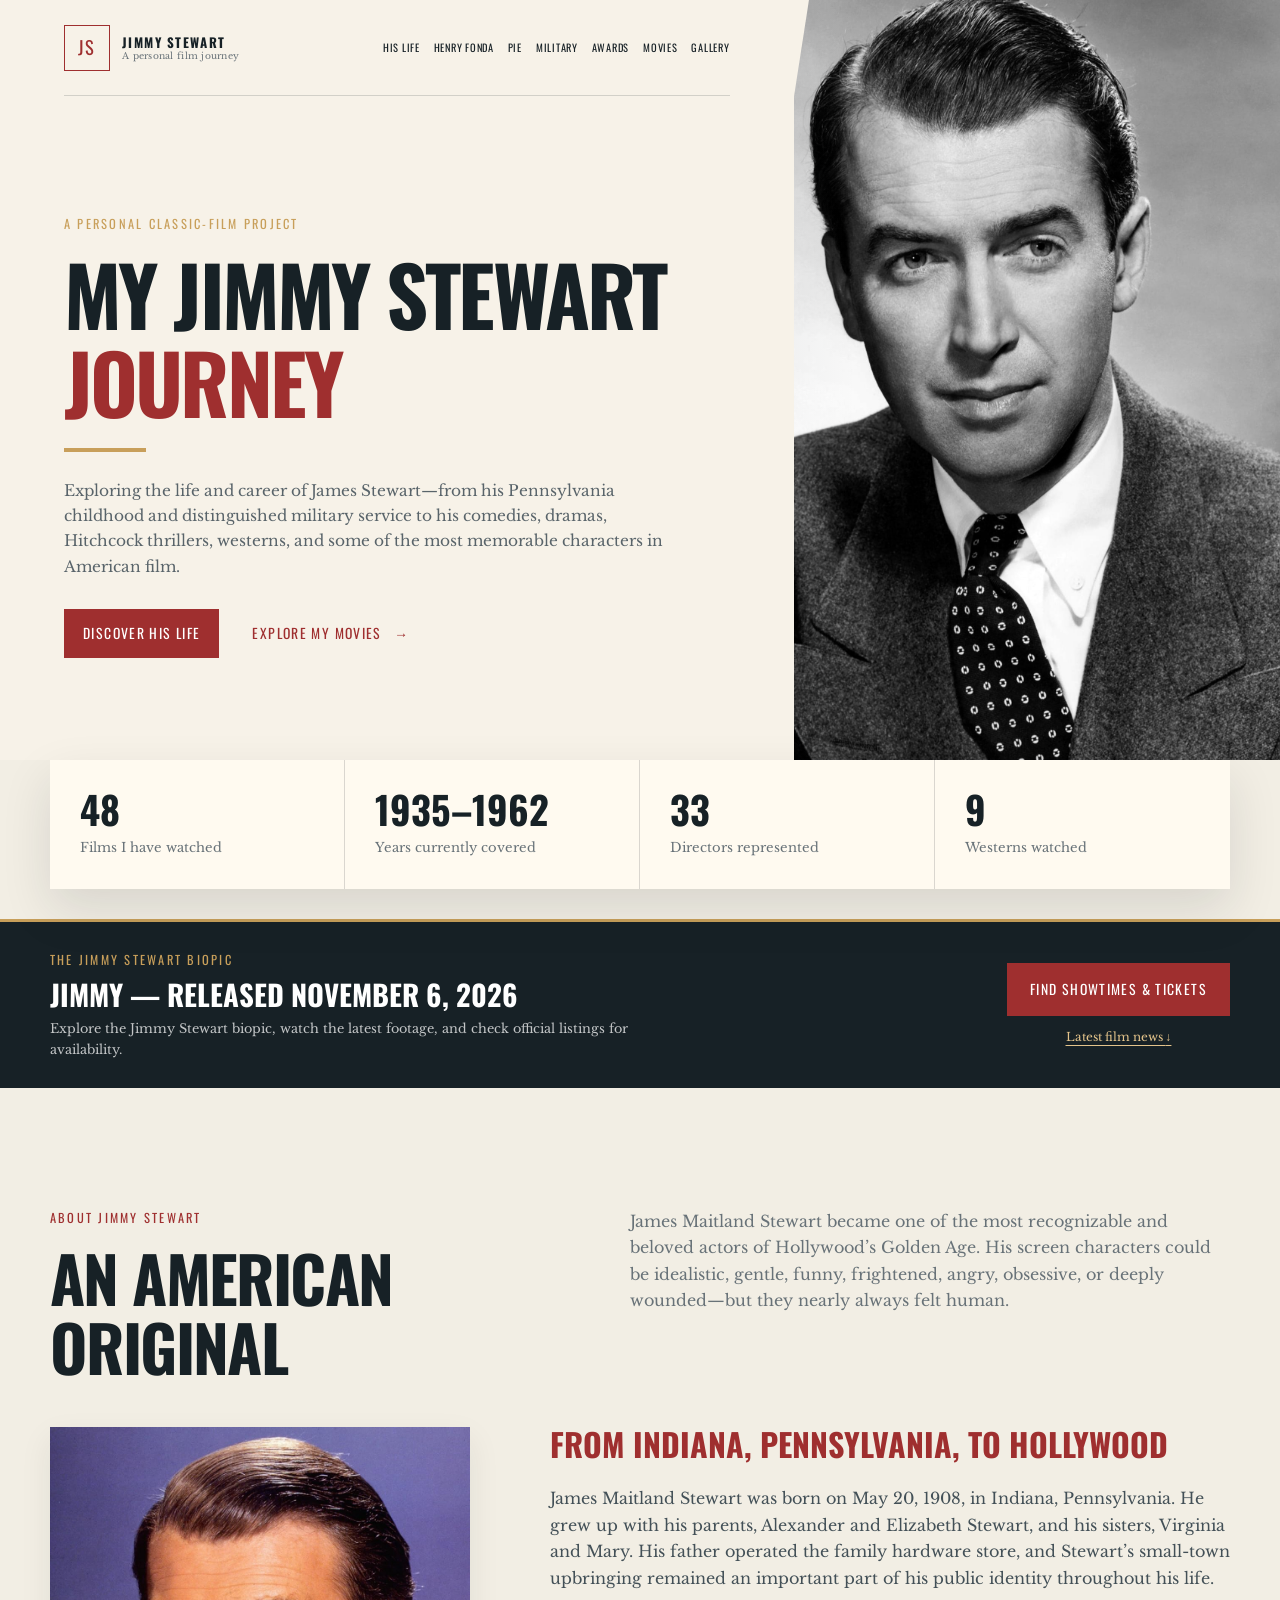
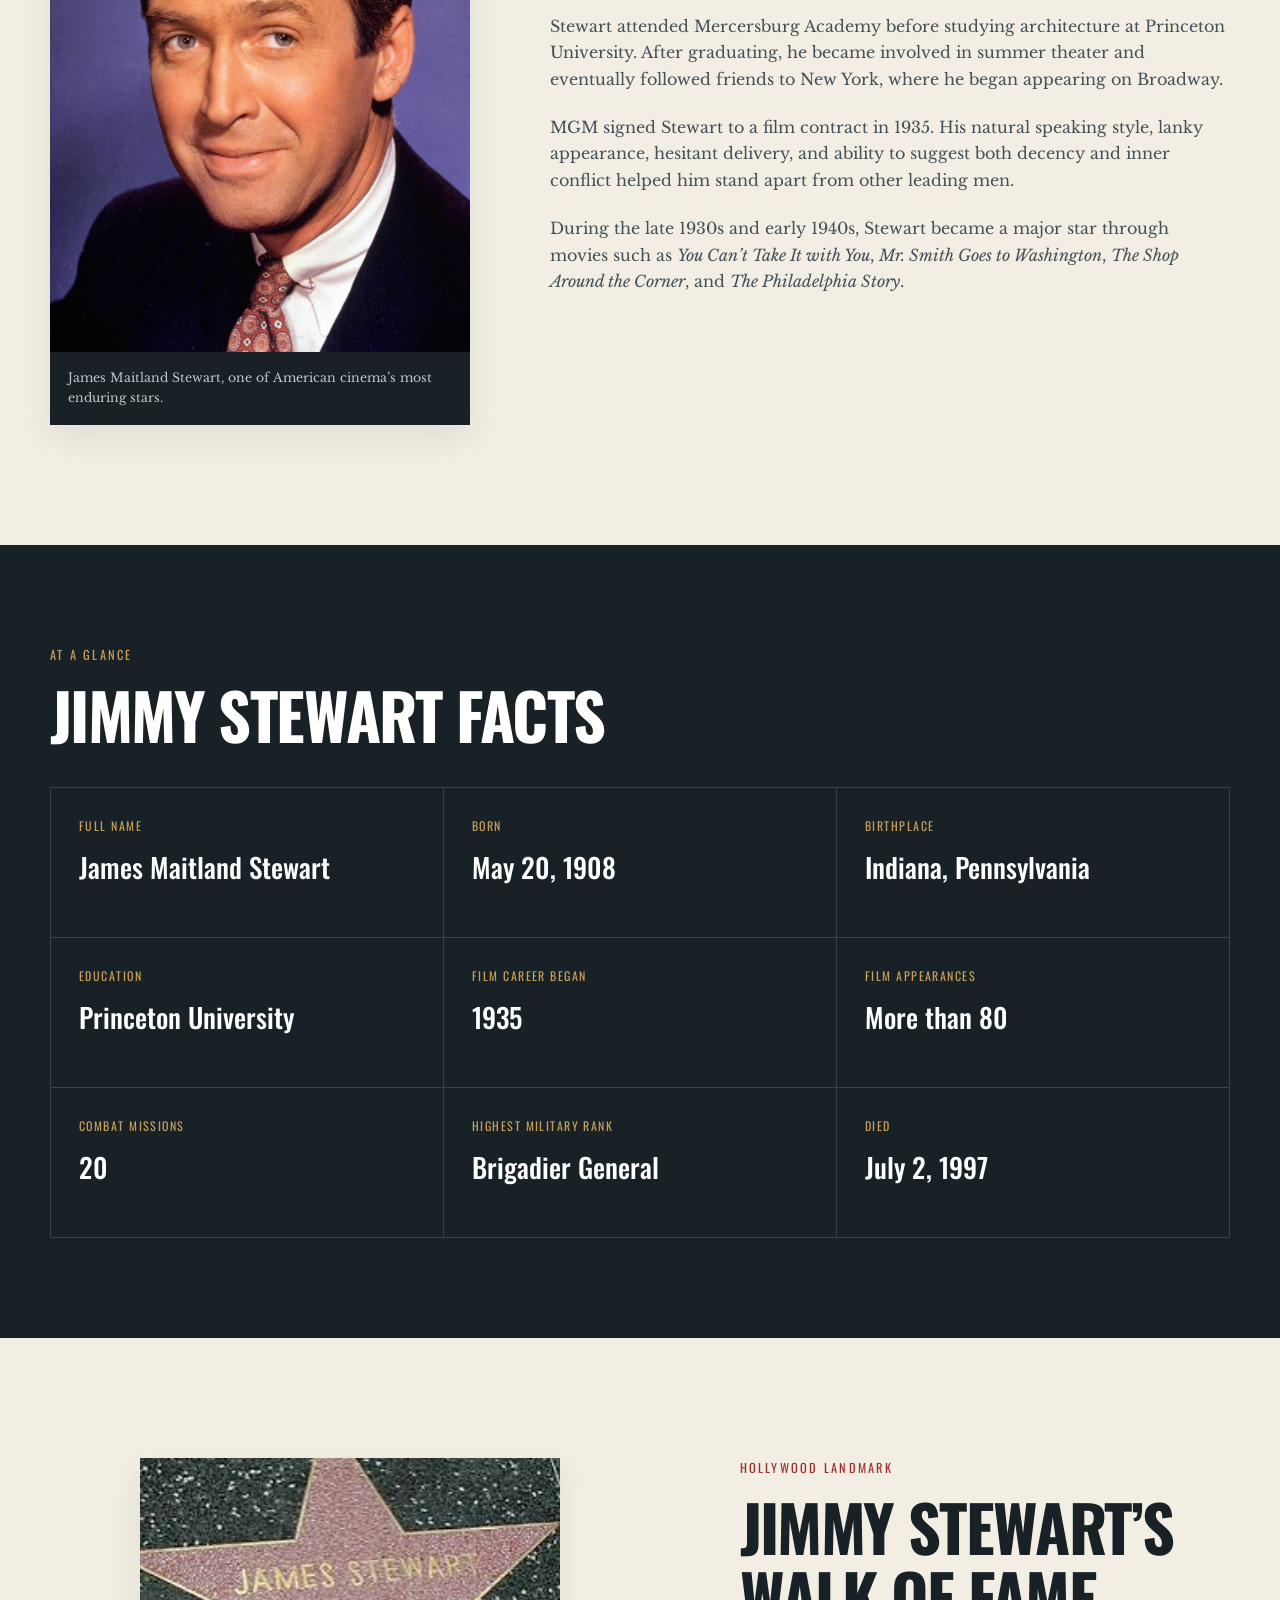
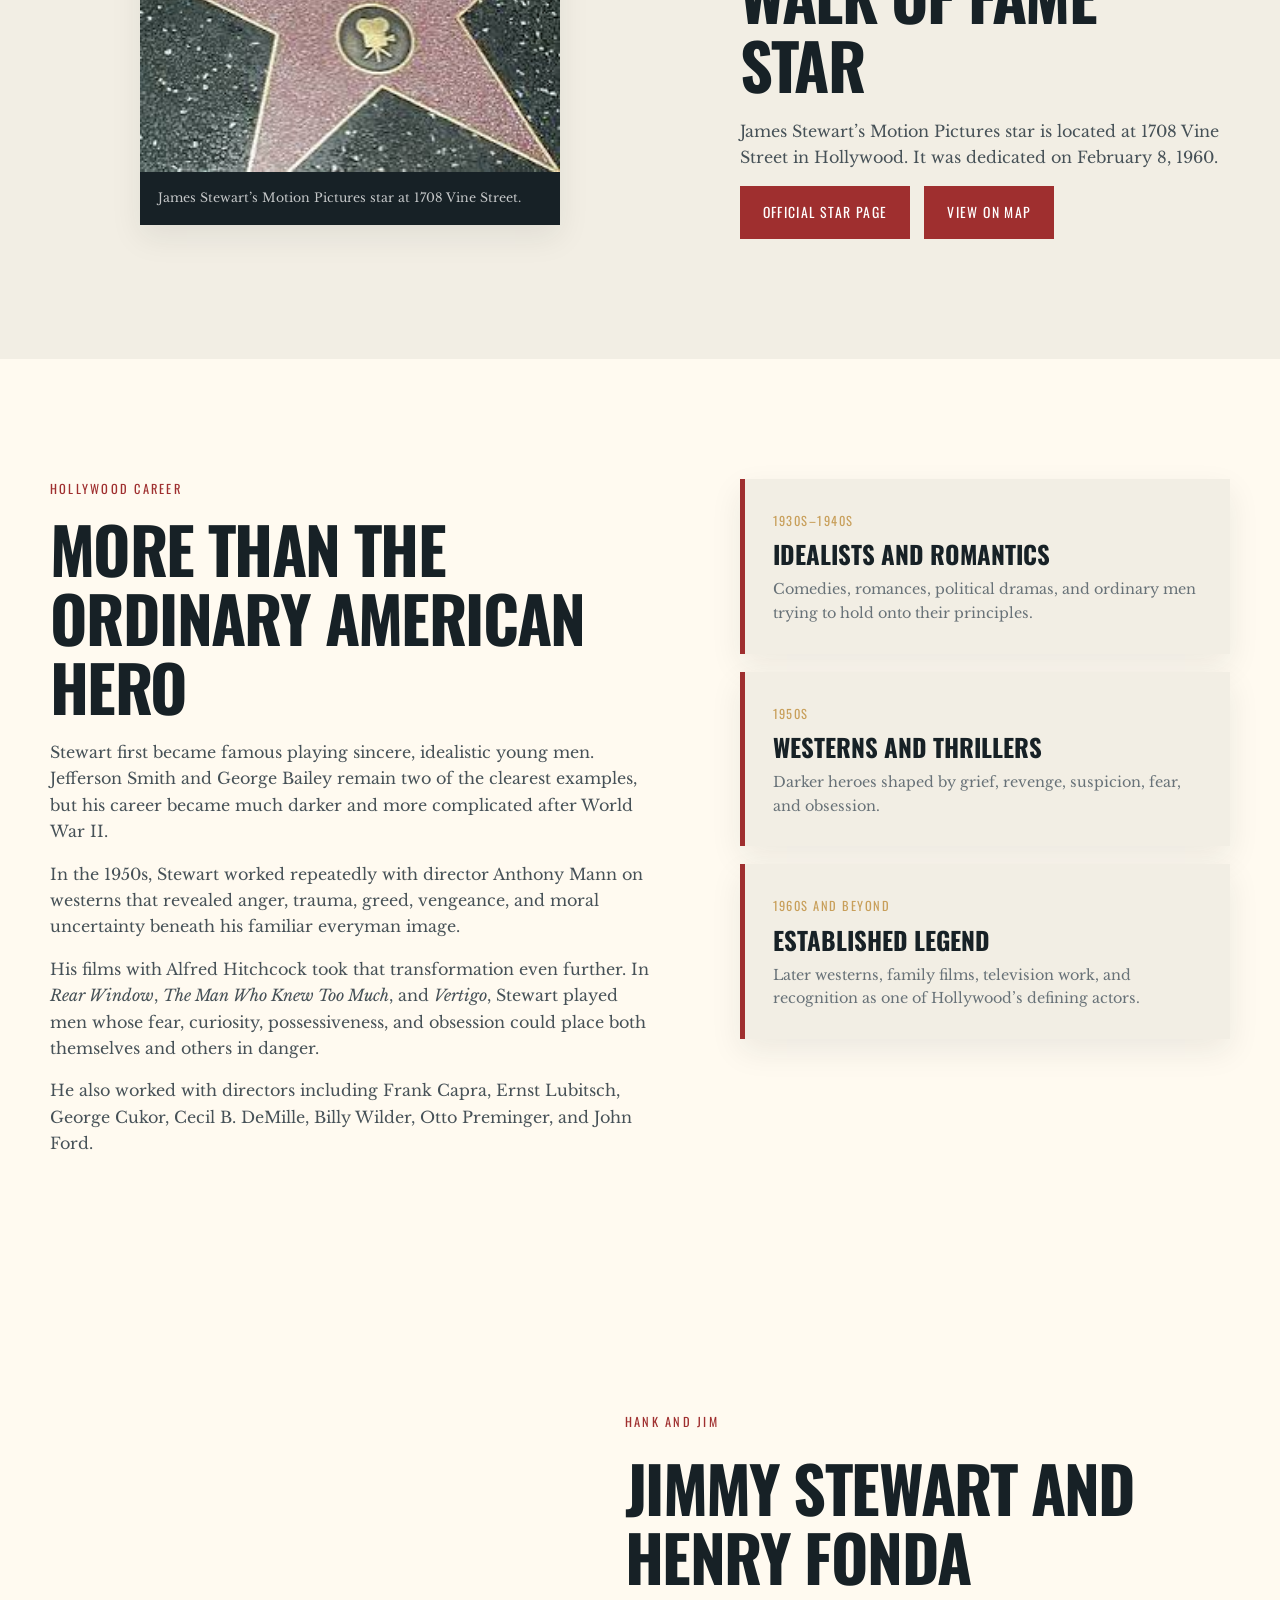
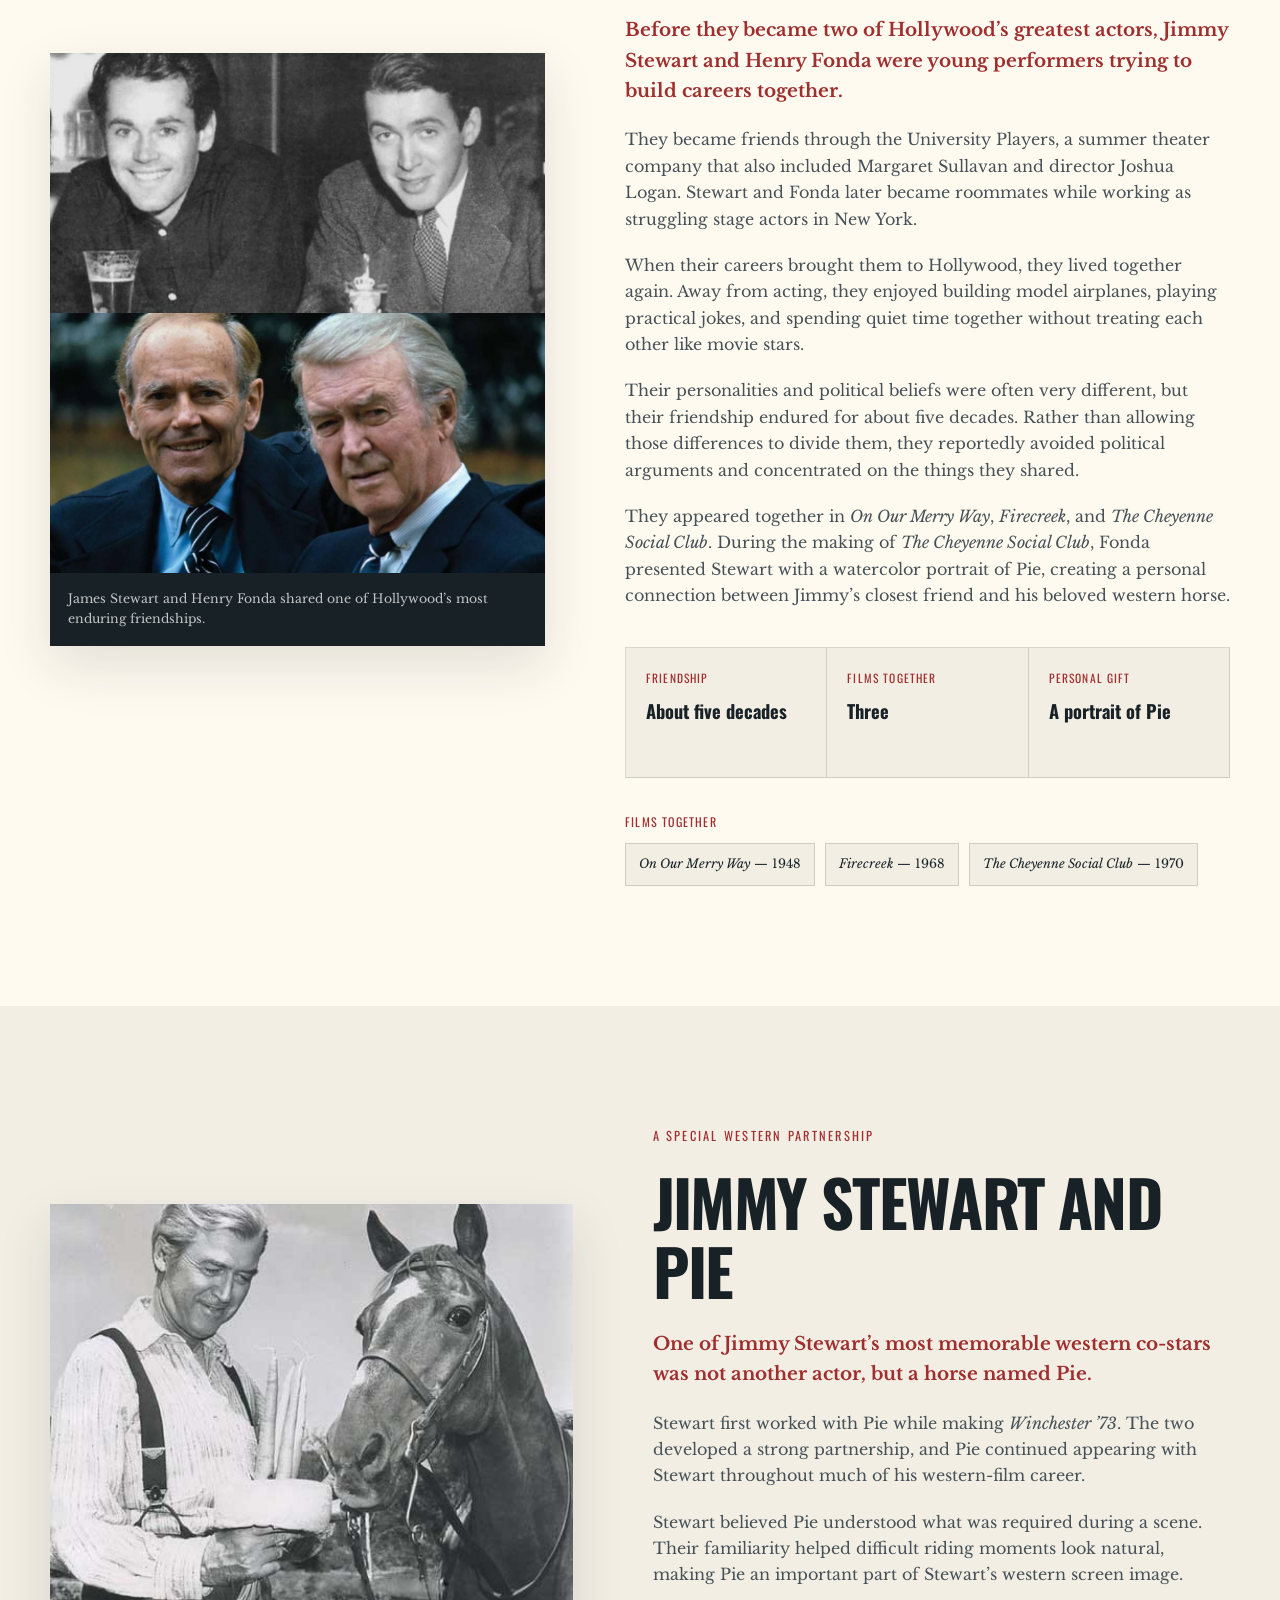
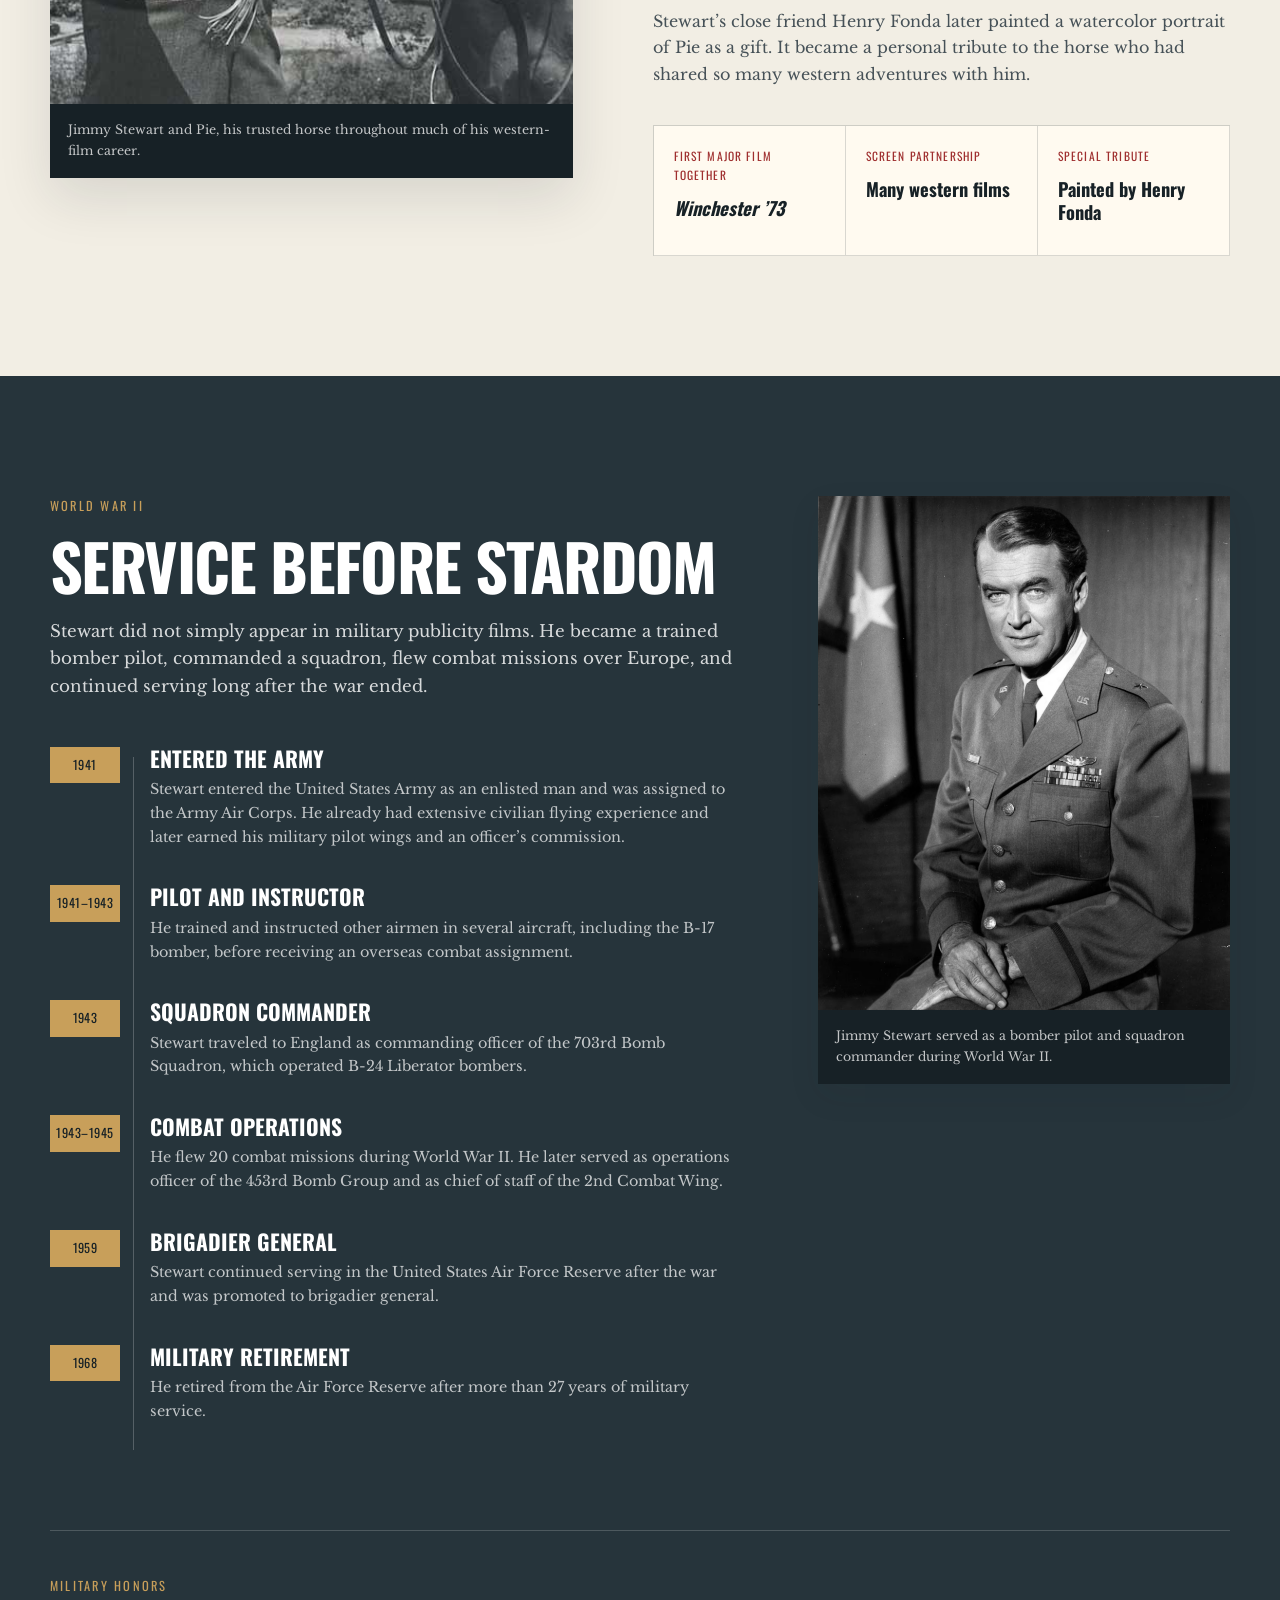
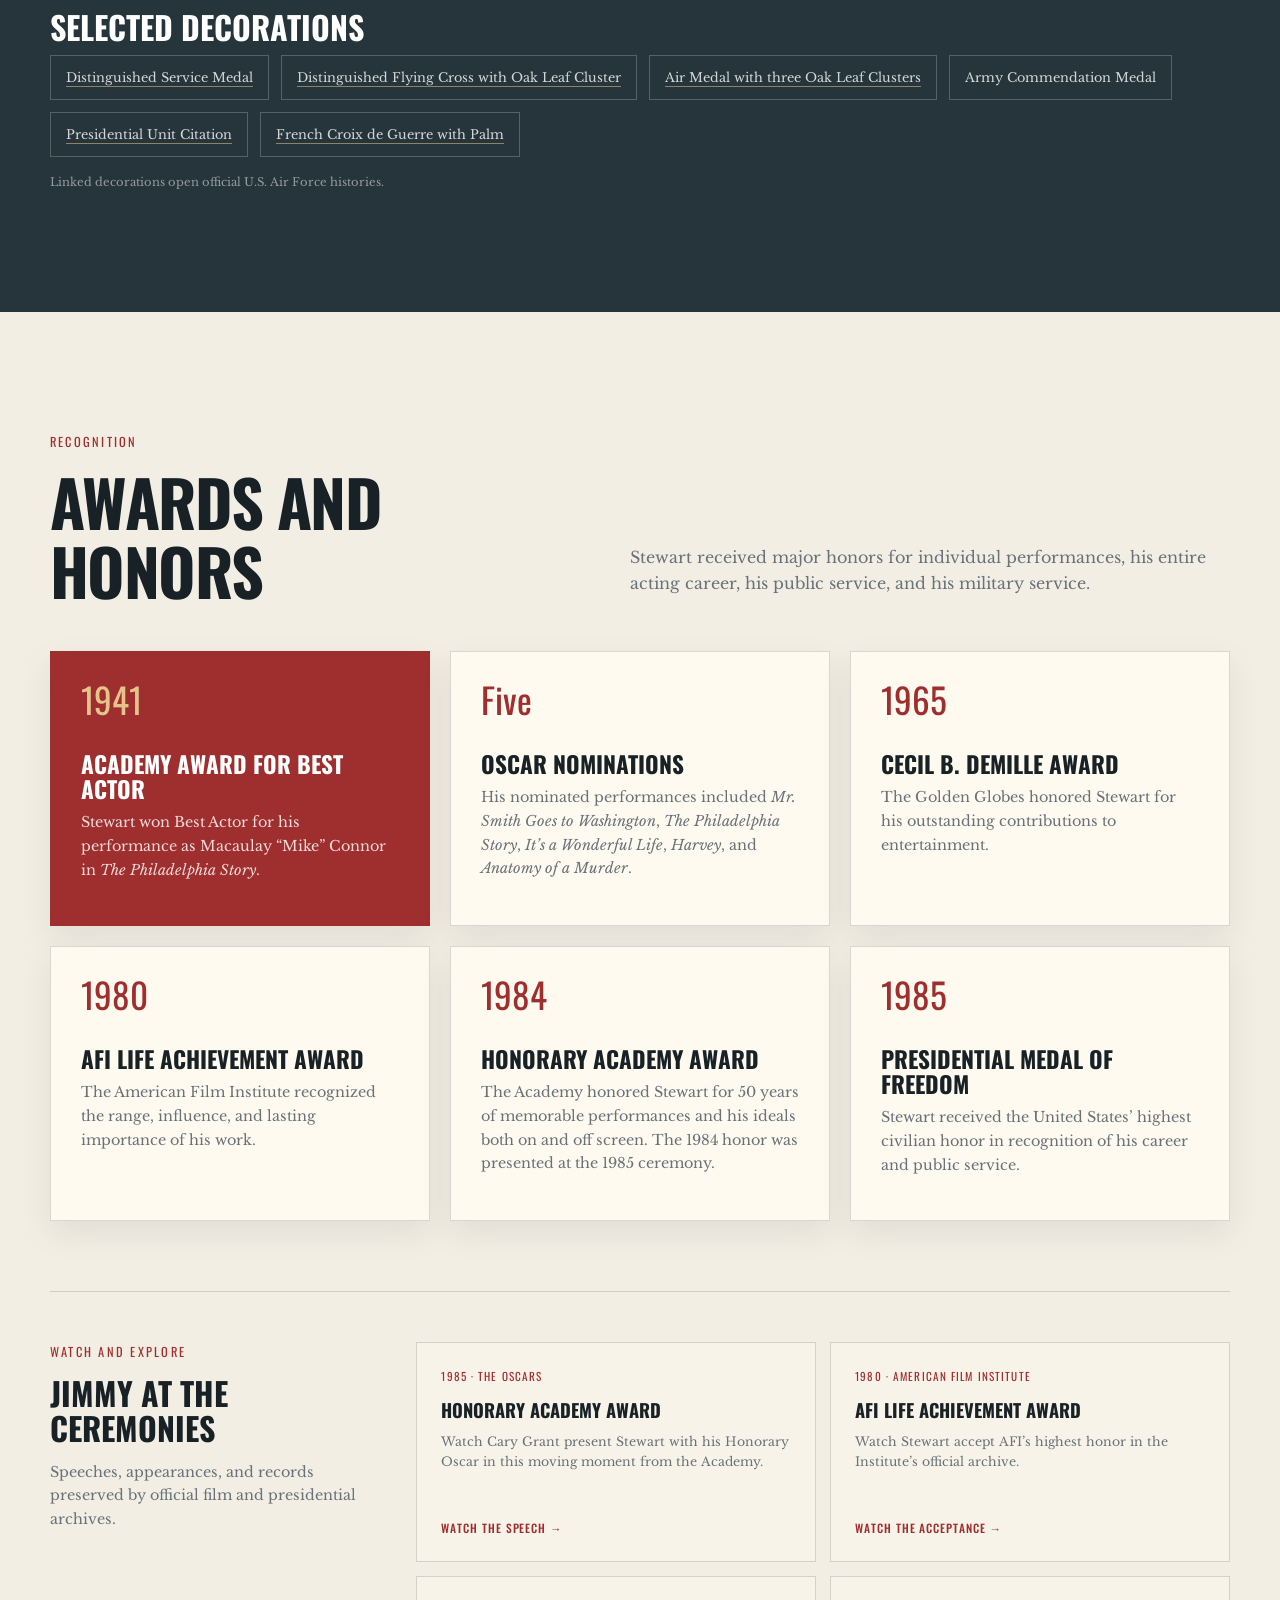
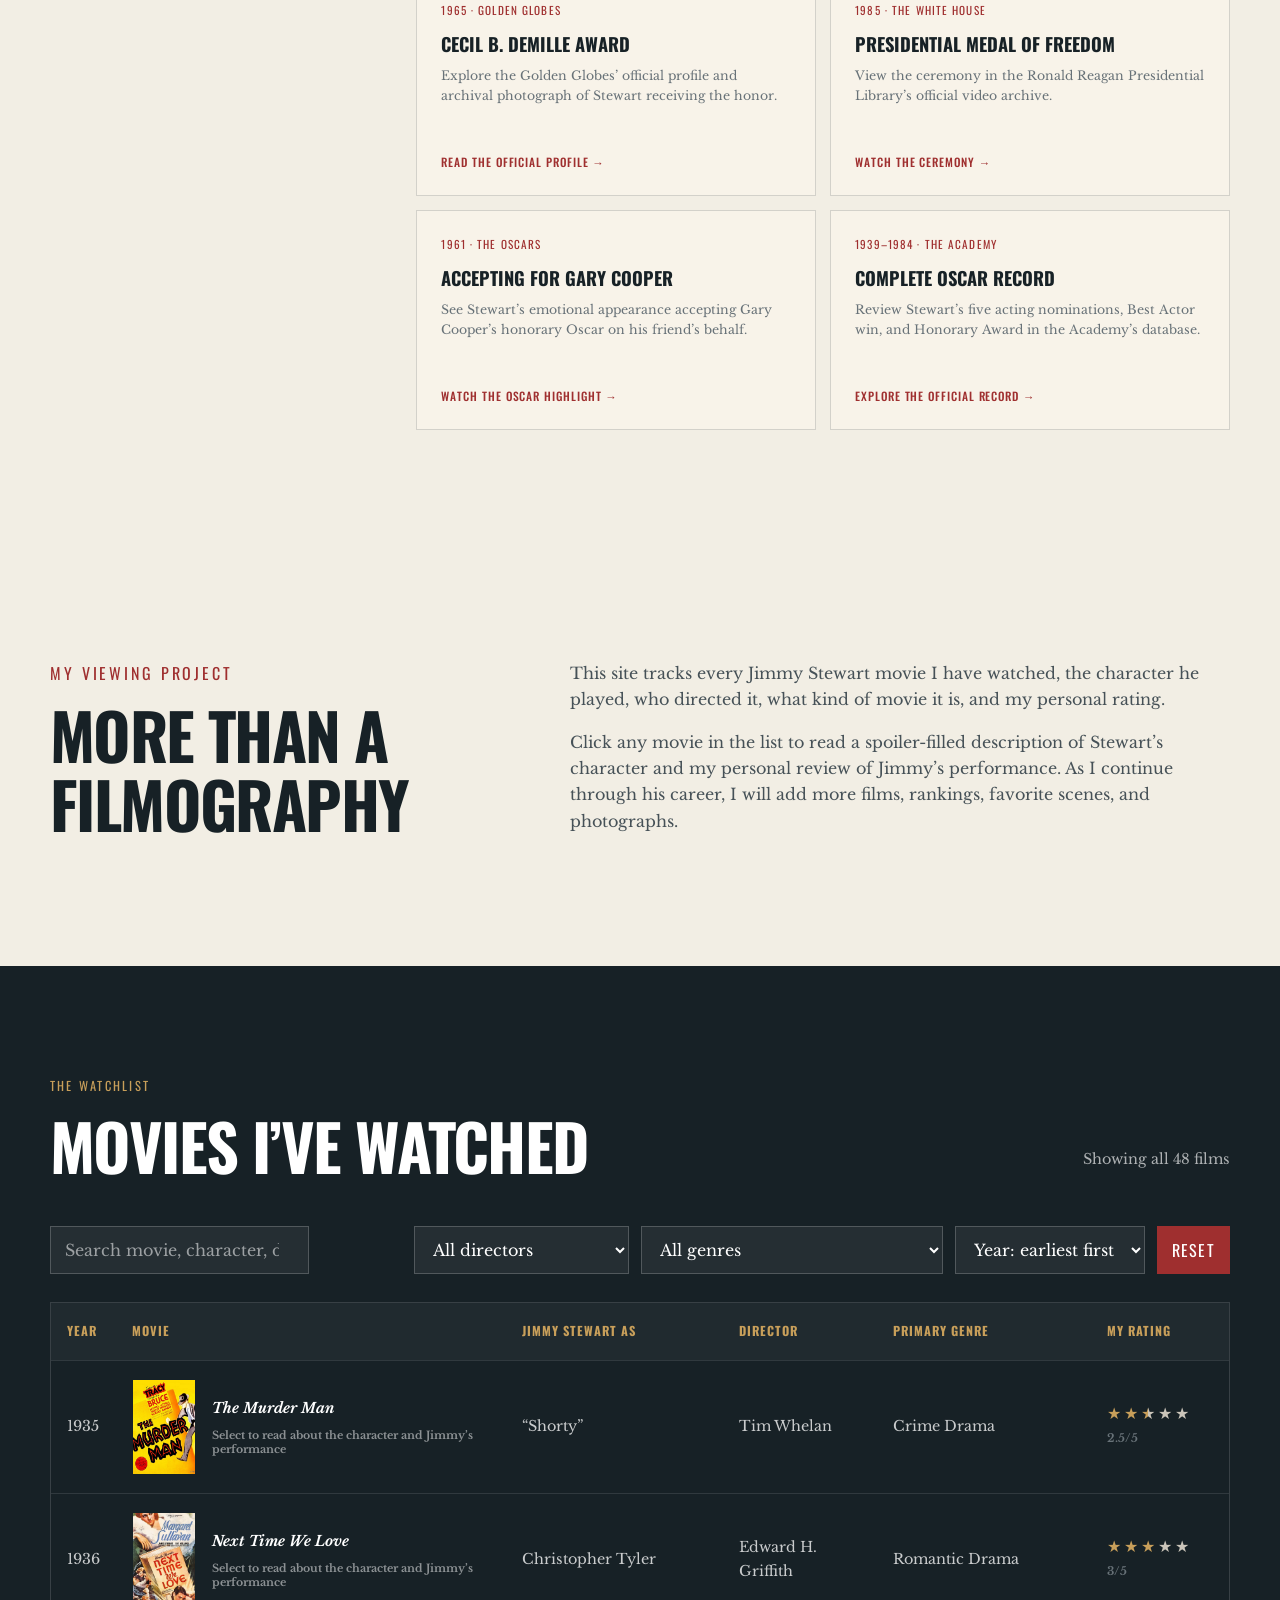
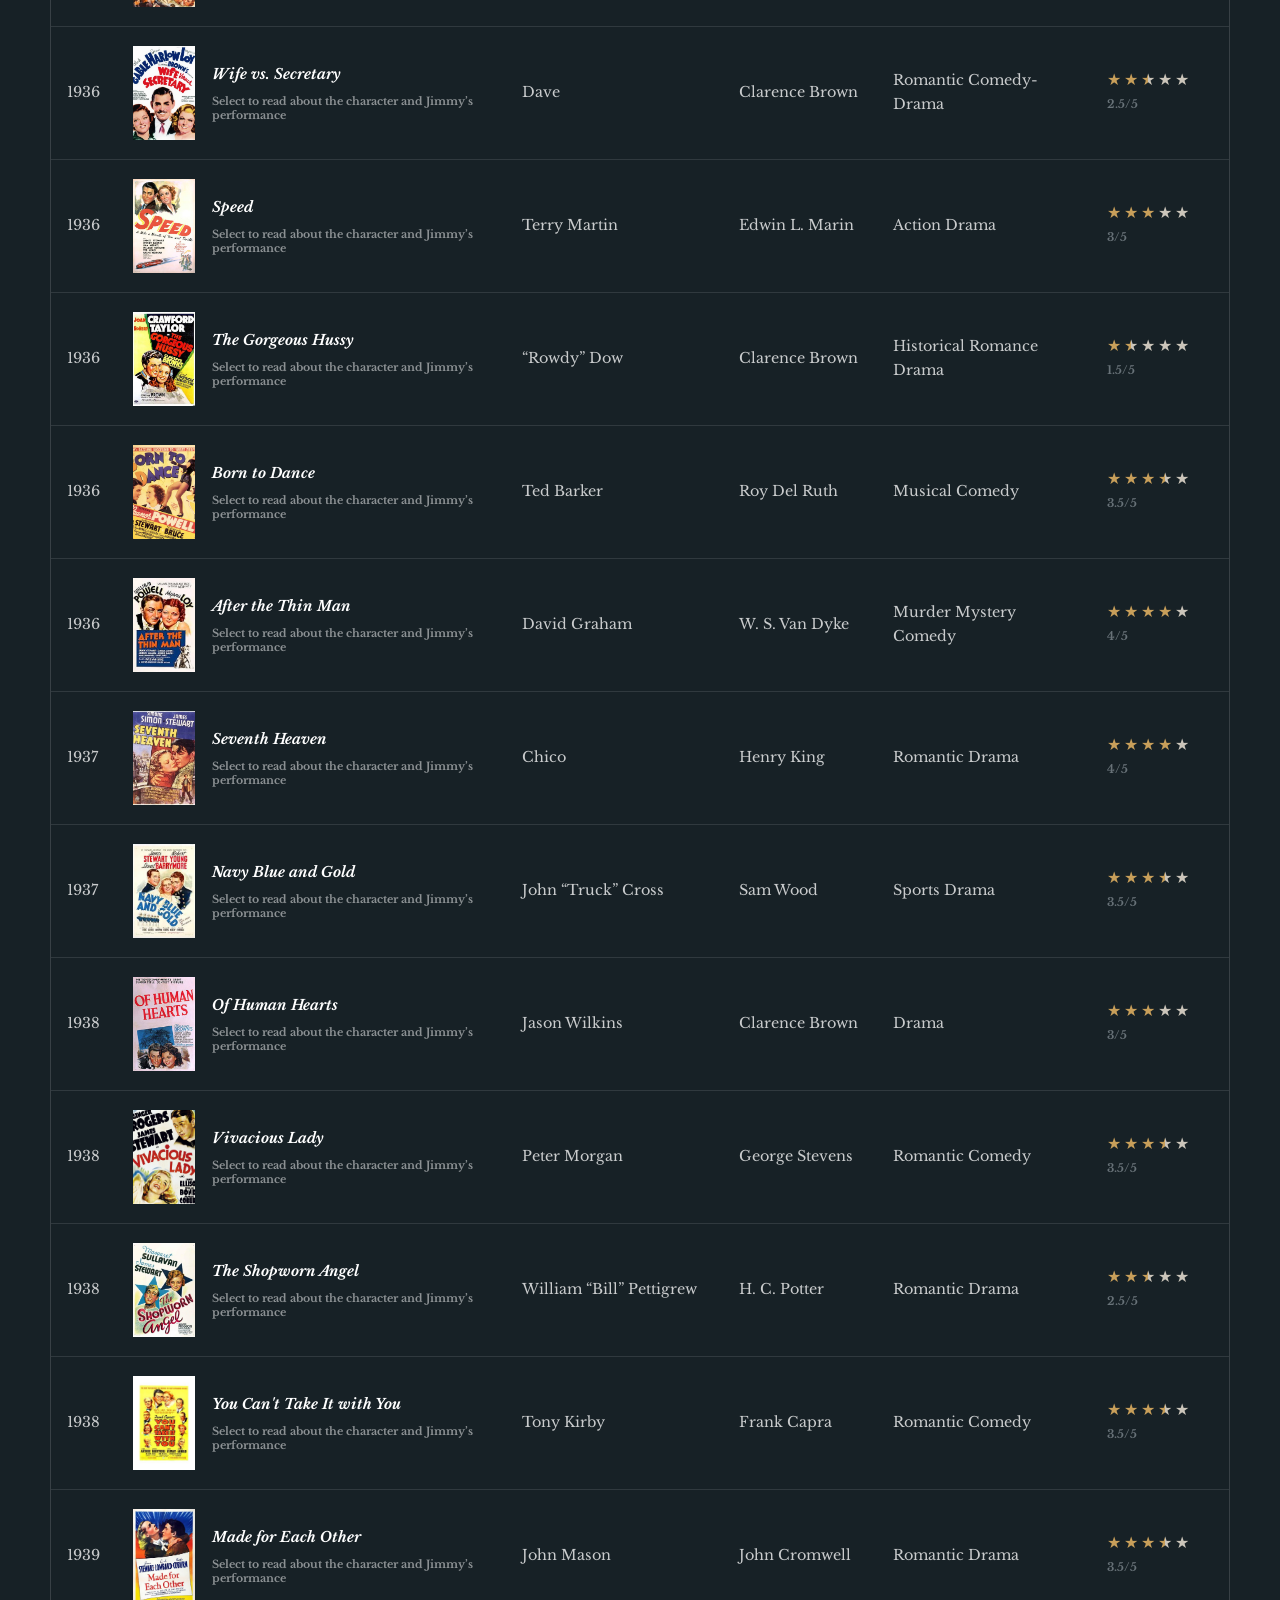
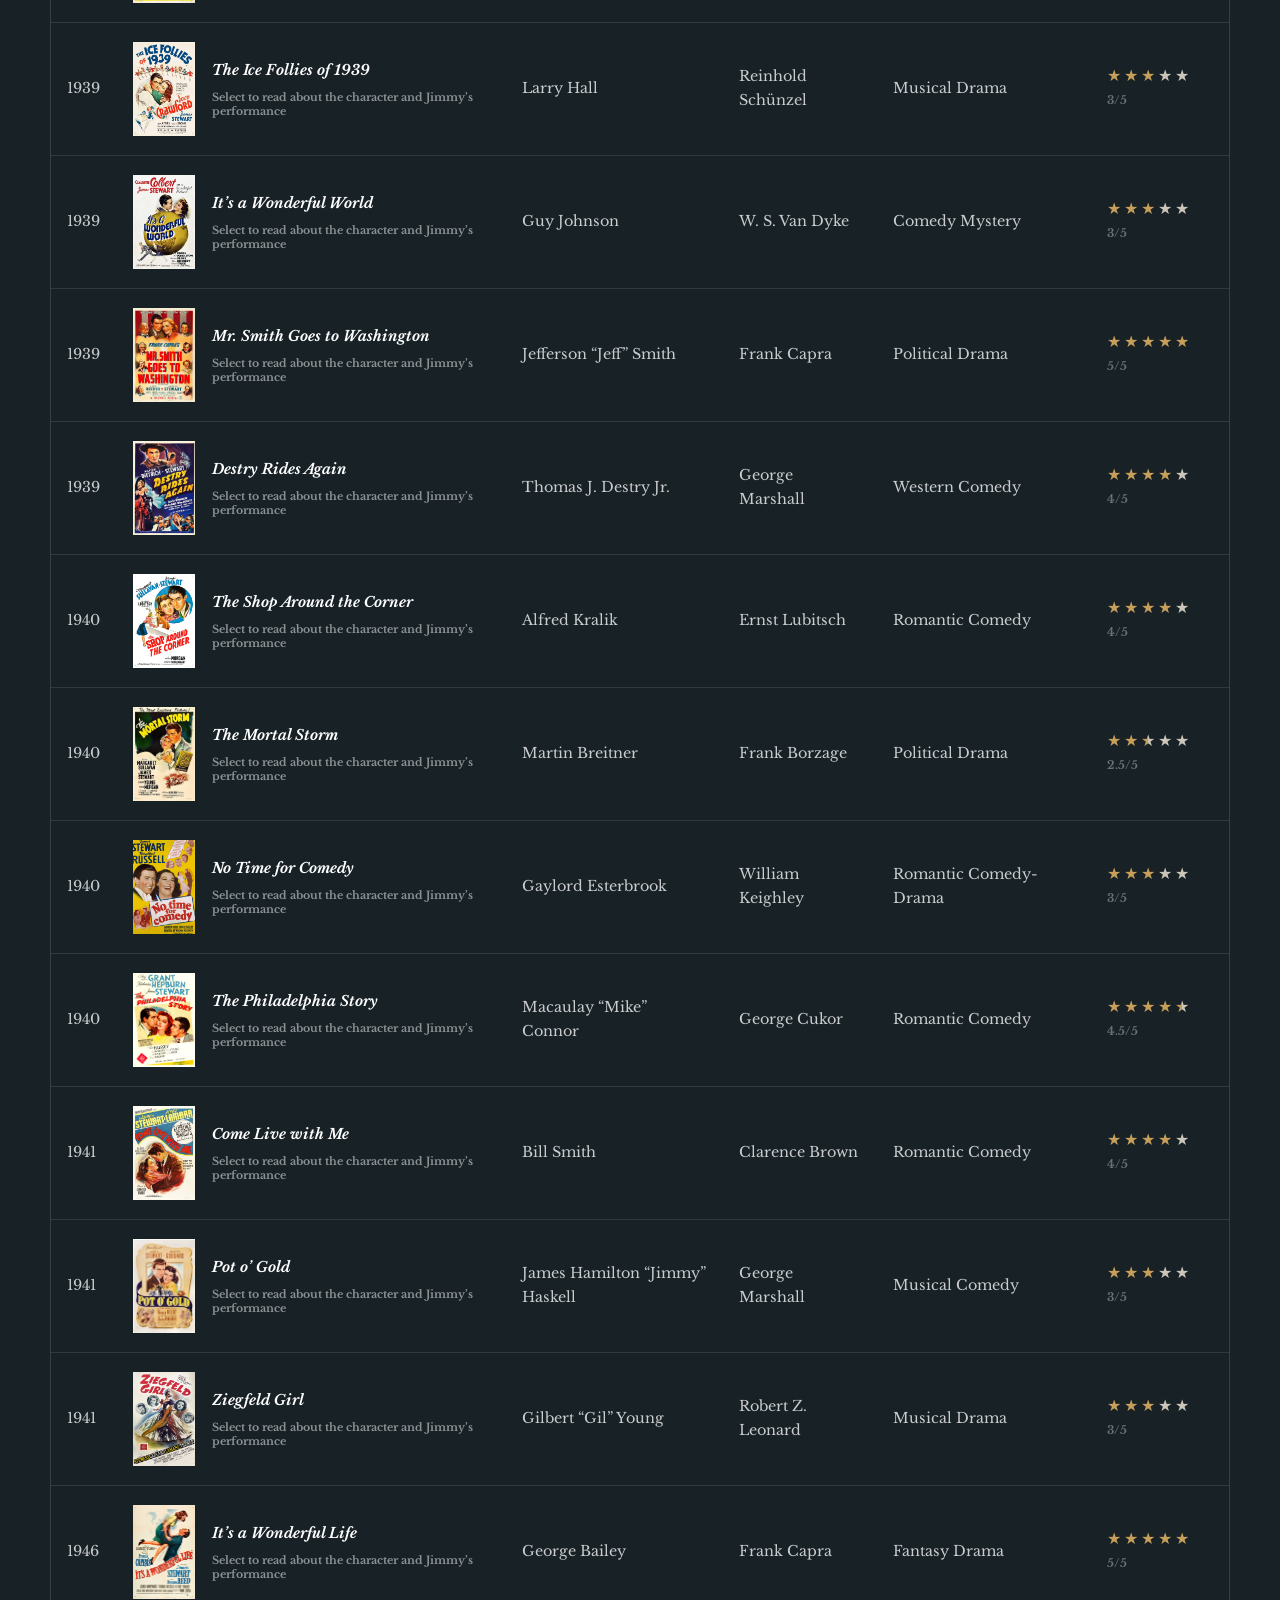
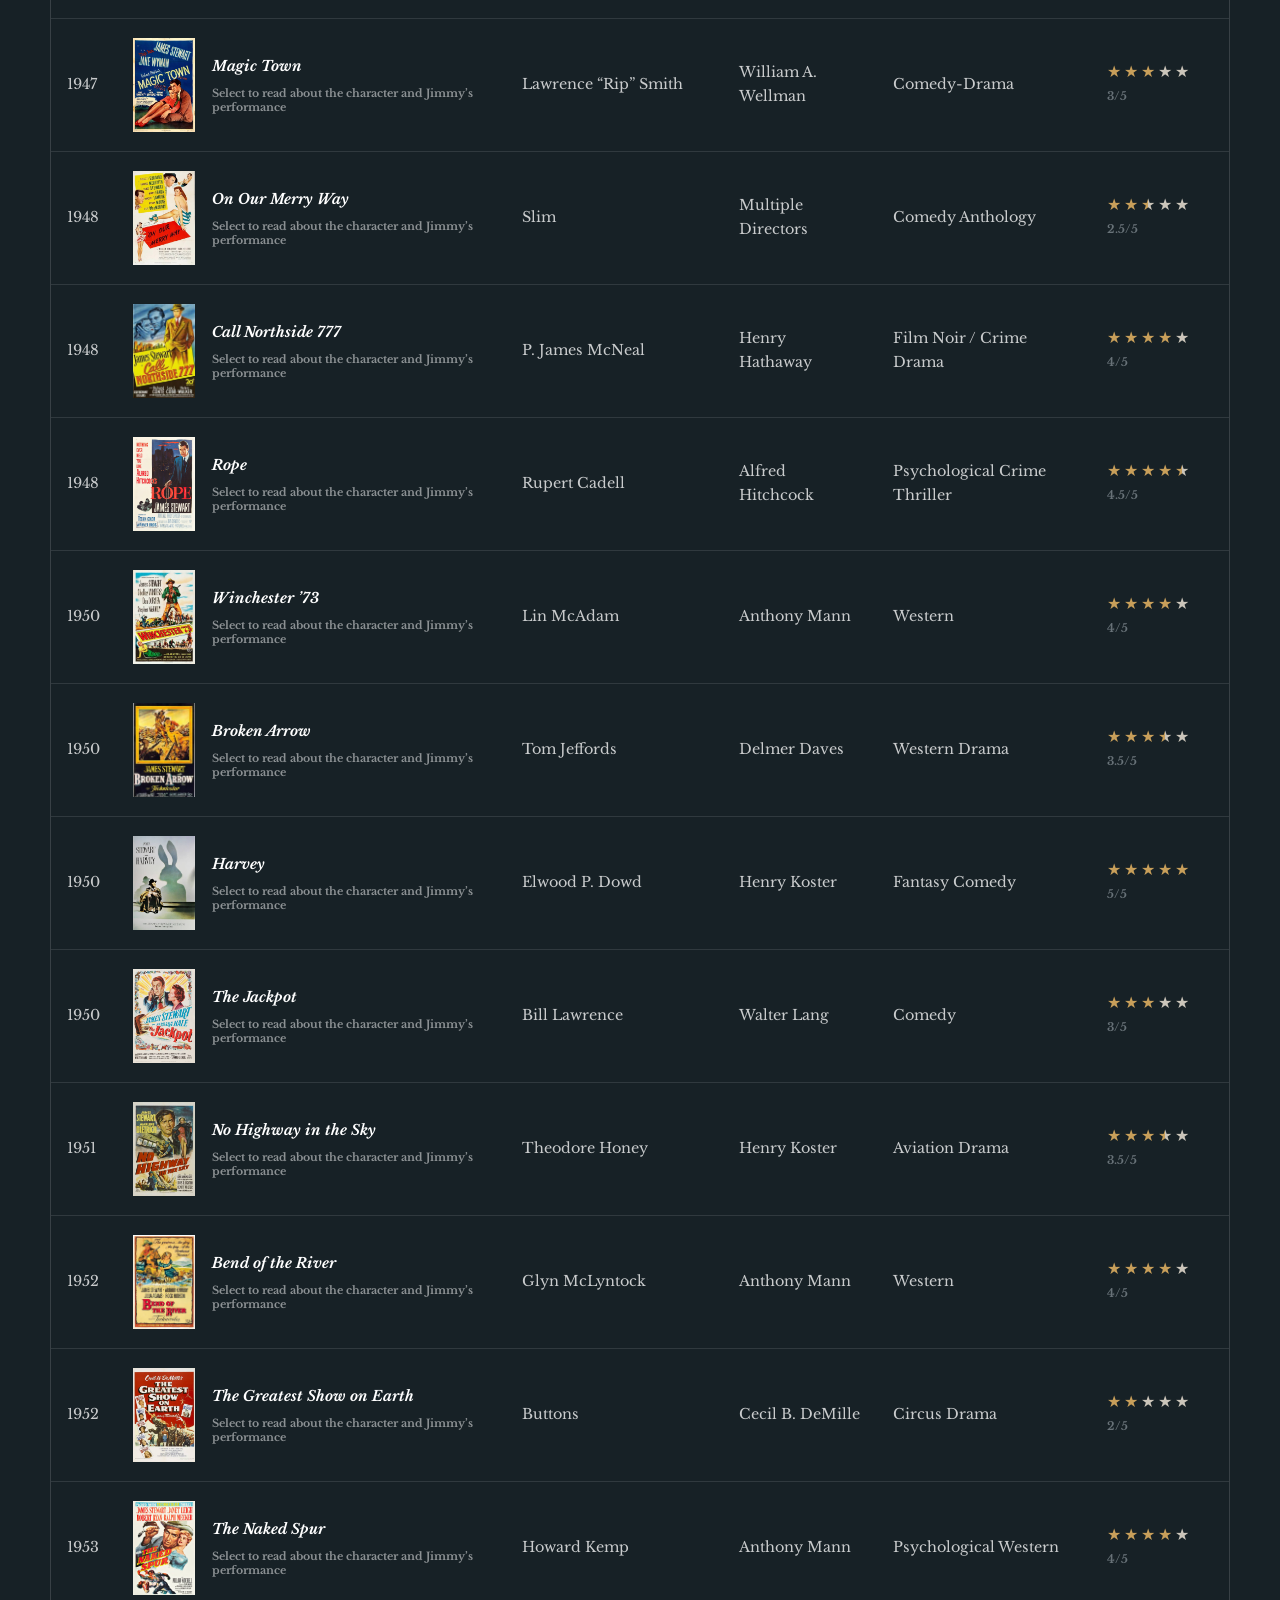
<file: index.html>
<!DOCTYPE html>
<html lang="en">
<head>
  <meta charset="UTF-8">

  <meta
    name="viewport"
    content="width=device-width, initial-scale=1.0"
  >

  <meta
    name="description"
    content="Ace's personal Jimmy Stewart movie journey, featuring his life, military service, films, characters, directors, genres, ratings, and reviews."
  >

  <title>My Jimmy Stewart Journey</title>

  <link rel="icon" href="favicon.svg" type="image/svg+xml">
  <link rel="alternate icon" href="favicon-32x32.png" type="image/png">
  <link rel="apple-touch-icon" href="apple-touch-icon.png">
  <meta name="theme-color" content="#172126">

  <link rel="preconnect" href="https://fonts.googleapis.com">

  <link
    rel="preconnect"
    href="https://fonts.gstatic.com"
    crossorigin
  >

  <link
    href="https://fonts.googleapis.com/css2?family=Libre+Baskerville:wght@400;700&family=Oswald:wght@400;500;600&display=swap"
    rel="stylesheet"
  >

  <link rel="stylesheet" href="styles.css?v=20261108">
</head>

<body>

  <!-- HERO -->

  <header class="hero" id="top">

    <div class="hero-panel">

      <nav class="nav" aria-label="Main navigation">

        <a
          class="logo"
          href="#top"
          aria-label="Return to the top of the page"
        >
          <span class="logo-mark">JS</span>
          <span class="logo-copy">
            <strong>Jimmy Stewart</strong>
            <small>A personal film journey</small>
          </span>
        </a>

        <div class="nav-links">
          <a href="#biography">His Life</a>
          <a href="#fonda">Henry Fonda</a>
          <a href="#pie">Pie</a>
          <a href="#military">Military</a>
          <a href="#awards">Awards</a>
          <a href="#movies">Movies</a>
          <a href="#gallery">Gallery</a>
        </div>

      </nav>

      <div class="hero-content">

        <p class="eyebrow">
          A personal classic-film project
        </p>

        <h1>
          My Jimmy Stewart <span>Journey</span>
        </h1>

        <div class="hero-rule" aria-hidden="true"></div>

        <p class="hero-copy">
          Exploring the life and career of James Stewart—from his
          Pennsylvania childhood and distinguished military service to
          his comedies, dramas, Hitchcock thrillers, westerns, and some
          of the most memorable characters in American film.
        </p>

        <div class="hero-buttons">

          <a class="button" href="#biography">
            Discover his life
          </a>

          <a class="button button-secondary" href="#movies">
            Explore my movies <span aria-hidden="true">&#8594;</span>
          </a>

        </div>

      </div>

    </div>

    <div
      class="hero-image"
      role="img"
      aria-label="Portrait of James Stewart"
    ></div>

  </header>


  <main>

    <!-- VIEWING STATISTICS -->

    <section
      class="stats container"
      id="journey"
      aria-label="Viewing statistics"
    >

      <article>
        <strong id="film-count">35</strong>
        <span>Films I have watched</span>
      </article>

      <article>
        <strong>1935–1962</strong>
        <span>Years currently covered</span>
      </article>

      <article>
        <strong id="director-count">25</strong>
        <span>Directors represented</span>
      </article>

      <article>
        <strong id="western-count">8</strong>
        <span>Westerns watched</span>
      </article>

    </section>


    <!-- RELEASE-WEEK ANNOUNCEMENT -->

    <section
      class="release-announcement"
      aria-labelledby="release-announcement-title"
    >
      <div class="container release-announcement-inner">
        <div>
          <p class="eyebrow">The Jimmy Stewart biopic</p>
          <h2 id="release-announcement-title" data-release-title>
            JIMMY — U.S. release November 6, 2026
          </h2>
          <p data-release-description>
            Explore the film, watch the latest footage, and find local showtimes.
          </p>
        </div>
        <div class="release-announcement-actions">
          <a
            class="button"
            href="https://tickets.jimmythemovie.com/"
            target="_blank"
            rel="noopener noreferrer"
          >Find showtimes &amp; tickets</a>
          <a class="release-news-link" href="#jimmy-biopic">
            Latest film news <span aria-hidden="true">↓</span>
          </a>
        </div>
      </div>
    </section>


    <!-- BIOGRAPHY INTRODUCTION -->

    <section class="biography-section" id="biography">

      <div class="container">

        <div class="section-heading biography-heading">

          <div>

            <p class="eyebrow dark">
              About Jimmy Stewart
            </p>

            <h2>
              An American original
            </h2>

          </div>

          <p class="section-introduction">
            James Maitland Stewart became one of the most recognizable
            and beloved actors of Hollywood’s Golden Age. His screen
            characters could be idealistic, gentle, funny, frightened,
            angry, obsessive, or deeply wounded—but they nearly always
            felt human.
          </p>

        </div>


        <div class="biography-layout">

          <figure class="biography-photo">

            <img
              src="images/jimmy-stewart-portrait.jpg"
              alt="Portrait of Jimmy Stewart"
              loading="lazy"
            >

            <figcaption>
              James Maitland Stewart, one of American cinema’s most
              enduring stars.
            </figcaption>

          </figure>


          <div class="biography-copy">

            <h3>
              From Indiana, Pennsylvania, to Hollywood
            </h3>

            <p>
              James Maitland Stewart was born on May 20, 1908, in
              Indiana, Pennsylvania. He grew up with his parents,
              Alexander and Elizabeth Stewart, and his sisters,
              Virginia and Mary. His father operated the family
              hardware store, and Stewart’s small-town upbringing
              remained an important part of his public identity
              throughout his life.
            </p>

            <p>
              Stewart attended Mercersburg Academy before studying
              architecture at Princeton University. After graduating,
              he became involved in summer theater and eventually
              followed friends to New York, where he began appearing
              on Broadway.
            </p>

            <p>
              MGM signed Stewart to a film contract in 1935. His
              natural speaking style, lanky appearance, hesitant
              delivery, and ability to suggest both decency and inner
              conflict helped him stand apart from other leading men.
            </p>

            <p>
              During the late 1930s and early 1940s, Stewart became a
              major star through movies such as
              <em>You Can’t Take It with You</em>,
              <em>Mr. Smith Goes to Washington</em>,
              <em>The Shop Around the Corner</em>, and
              <em>The Philadelphia Story</em>.
            </p>

          </div>

        </div>

      </div>

    </section>


    <!-- QUICK FACTS -->

    <section class="quick-facts">

      <div class="container">

        <div class="quick-facts-heading">

          <p class="eyebrow">
            At a glance
          </p>

          <h2>
            Jimmy Stewart facts
          </h2>

        </div>


        <div class="facts-grid">

          <article class="fact-card">
            <span class="fact-label">Full name</span>
            <strong>James Maitland Stewart</strong>
          </article>

          <article class="fact-card">
            <span class="fact-label">Born</span>
            <strong>May 20, 1908</strong>
          </article>

          <article class="fact-card">
            <span class="fact-label">Birthplace</span>
            <strong>Indiana, Pennsylvania</strong>
          </article>

          <article class="fact-card">
            <span class="fact-label">Education</span>
            <strong>Princeton University</strong>
          </article>

          <article class="fact-card">
            <span class="fact-label">Film career began</span>
            <strong>1935</strong>
          </article>

          <article class="fact-card">
            <span class="fact-label">Film appearances</span>
            <strong>More than 80</strong>
          </article>

          <article class="fact-card">
            <span class="fact-label">Combat missions</span>
            <strong>20</strong>
          </article>

          <article class="fact-card">
            <span class="fact-label">Highest military rank</span>
            <strong>Brigadier General</strong>
          </article>

          <article class="fact-card">
            <span class="fact-label">Died</span>
            <strong>July 2, 1997</strong>
          </article>

        </div>

      </div>

    </section>


    <!-- HOLLYWOOD WALK OF FAME -->

    <section class="awards-section" id="walk-of-fame">

      <div class="container">

        <div class="career-grid">

          <figure class="biography-photo">

            <a
              href="https://walkoffame.com/james-stewart/"
              target="_blank"
              rel="noopener noreferrer"
            >
              <img
                src="images/jimmy-stewart-walk-of-fame.jpg"
                alt="James Stewart’s star on the Hollywood Walk of Fame"
                loading="lazy"
              >
            </a>

            <figcaption>
              James Stewart’s Motion Pictures star at 1708 Vine Street.
            </figcaption>

          </figure>


          <div class="career-copy">

            <p class="eyebrow dark">
              Hollywood landmark
            </p>

            <h2>
              Jimmy Stewart’s Walk of Fame star
            </h2>

            <p>
              James Stewart’s Motion Pictures star is located at
              1708 Vine Street in Hollywood. It was dedicated on
              February 8, 1960.
            </p>

            <div class="hero-buttons">

              <a
                class="button"
                href="https://walkoffame.com/james-stewart/"
                target="_blank"
                rel="noopener noreferrer"
              >
                Official star page
              </a>

              <a
                class="button"
                href="https://www.google.com/maps/search/?api=1&query=1708+Vine+Street+Hollywood+CA"
                target="_blank"
                rel="noopener noreferrer"
              >
                View on map
              </a>

            </div>

          </div>

        </div>

      </div>

    </section>
        <!-- FILM CAREER -->

    <section class="career-section">

      <div class="container">

        <div class="career-grid">

          <div class="career-copy">

            <p class="eyebrow dark">
              Hollywood career
            </p>

            <h2>
              More than the ordinary American hero
            </h2>

            <p>
              Stewart first became famous playing sincere, idealistic
              young men. Jefferson Smith and George Bailey remain two
              of the clearest examples, but his career became much
              darker and more complicated after World War II.
            </p>

            <p>
              In the 1950s, Stewart worked repeatedly with director
              Anthony Mann on westerns that revealed anger, trauma,
              greed, vengeance, and moral uncertainty beneath his
              familiar everyman image.
            </p>

            <p>
              His films with Alfred Hitchcock took that transformation
              even further. In <em>Rear Window</em>,
              <em>The Man Who Knew Too Much</em>, and
              <em>Vertigo</em>, Stewart played men whose fear,
              curiosity, possessiveness, and obsession could place
              both themselves and others in danger.
            </p>

            <p>
              He also worked with directors including Frank Capra,
              Ernst Lubitsch, George Cukor, Cecil B. DeMille,
              Billy Wilder, Otto Preminger, and John Ford.
            </p>

          </div>


          <div class="career-eras">

            <article>

              <span>1930s–1940s</span>

              <h3>
                Idealists and romantics
              </h3>

              <p>
                Comedies, romances, political dramas, and ordinary
                men trying to hold onto their principles.
              </p>

            </article>


            <article>

              <span>1950s</span>

              <h3>
                Westerns and thrillers
              </h3>

              <p>
                Darker heroes shaped by grief, revenge, suspicion,
                fear, and obsession.
              </p>

            </article>


            <article>

              <span>1960s and beyond</span>

              <h3>
                Established legend
              </h3>

              <p>
                Later westerns, family films, television work, and
                recognition as one of Hollywood’s defining actors.
              </p>

            </article>

          </div>

        </div>

      </div>

    </section>


    <!-- JIMMY STEWART AND HENRY FONDA -->

    <section class="fonda-section" id="fonda">

      <div class="container fonda-layout">

        <figure class="fonda-photo">

          <img
            src="images/jimmy-stewart-henry-fonda.jpg"
            alt="James Stewart and Henry Fonda together"
            loading="lazy"
          >

          <figcaption>
            James Stewart and Henry Fonda shared one of Hollywood’s most
            enduring friendships.
          </figcaption>

        </figure>


        <div class="fonda-copy">

          <p class="eyebrow dark">
            Hank and Jim
          </p>

          <h2>
            Jimmy Stewart and Henry Fonda
          </h2>

          <p class="fonda-introduction">
            Before they became two of Hollywood’s greatest actors, Jimmy
            Stewart and Henry Fonda were young performers trying to build
            careers together.
          </p>

          <p>
            They became friends through the University Players, a summer
            theater company that also included Margaret Sullavan and
            director Joshua Logan. Stewart and Fonda later became
            roommates while working as struggling stage actors in
            New York.
          </p>

          <p>
            When their careers brought them to Hollywood, they lived
            together again. Away from acting, they enjoyed building
            model airplanes, playing practical jokes, and spending quiet
            time together without treating each other like movie stars.
          </p>

          <p>
            Their personalities and political beliefs were often very
            different, but their friendship endured for about five
            decades. Rather than allowing those differences to divide
            them, they reportedly avoided political arguments and
            concentrated on the things they shared.
          </p>

          <p>
            They appeared together in <em>On Our Merry Way</em>,
            <em>Firecreek</em>, and
            <em>The Cheyenne Social Club</em>. During the making of
            <em>The Cheyenne Social Club</em>, Fonda presented Stewart
            with a watercolor portrait of Pie, creating a personal
            connection between Jimmy’s closest friend and his beloved
            western horse.
          </p>


          <div class="fonda-facts">

            <article>
              <span>Friendship</span>
              <strong>About five decades</strong>
            </article>

            <article>
              <span>Films together</span>
              <strong>Three</strong>
            </article>

            <article>
              <span>Personal gift</span>
              <strong>A portrait of Pie</strong>
            </article>

          </div>


          <div class="fonda-films">

            <p>
              Films together
            </p>

            <div class="fonda-film-list">
              <span><em>On Our Merry Way</em> — 1948</span>
              <span><em>Firecreek</em> — 1968</span>
              <span><em>The Cheyenne Social Club</em> — 1970</span>
            </div>

          </div>

        </div>

      </div>

    </section>


    <!-- JIMMY STEWART AND PIE -->

    <section class="pie-section" id="pie">

      <div class="container pie-layout">

        <figure class="pie-photo">

          <img
            src="images/jimmy-stewart-pie.jpg"
            alt="Jimmy Stewart riding Pie during his western-film career"
            loading="lazy"
          >

          <figcaption>
            Jimmy Stewart and Pie, his trusted horse throughout much of
            his western-film career.
          </figcaption>

        </figure>


        <div class="pie-copy">

          <p class="eyebrow dark">
            A special western partnership
          </p>

          <h2>
            Jimmy Stewart and Pie
          </h2>

          <p class="pie-introduction">
            One of Jimmy Stewart’s most memorable western co-stars was
            not another actor, but a horse named Pie.
          </p>

          <p>
            Stewart first worked with Pie while making
            <em>Winchester ’73</em>. The two developed a strong
            partnership, and Pie continued appearing with Stewart
            throughout much of his western-film career.
          </p>

          <p>
            Stewart believed Pie understood what was required during a
            scene. Their familiarity helped difficult riding moments
            look natural, making Pie an important part of Stewart’s
            western screen image.
          </p>

          <p>
            Stewart’s close friend Henry Fonda later painted a watercolor
            portrait of Pie as a gift. It became a personal tribute to the
            horse who had shared so many western adventures with him.
          </p>


          <div class="pie-facts">

            <article>
              <span>First major film together</span>
              <strong><em>Winchester ’73</em></strong>
            </article>

            <article>
              <span>Screen partnership</span>
              <strong>Many western films</strong>
            </article>

            <article>
              <span>Special tribute</span>
              <strong>Painted by Henry Fonda</strong>
            </article>

          </div>

        </div>

      </div>

    </section>


    <!-- MILITARY SERVICE -->

    <section class="military-section" id="military">

      <div class="container">

        <div class="military-layout">

          <div class="military-copy">

            <p class="eyebrow">
              World War II
            </p>

            <h2>
              Service before stardom
            </h2>

            <p class="military-lead">
              Stewart did not simply appear in military publicity
              films. He became a trained bomber pilot, commanded a
              squadron, flew combat missions over Europe, and
              continued serving long after the war ended.
            </p>


            <div class="military-timeline">

              <article>

                <span class="timeline-year">
                  1941
                </span>

                <div>

                  <h3>
                    Entered the Army
                  </h3>

                  <p>
                    Stewart entered the United States Army as an
                    enlisted man and was assigned to the Army Air
                    Corps. He already had extensive civilian flying
                    experience and later earned his military pilot
                    wings and an officer’s commission.
                  </p>

                </div>

              </article>


              <article>

                <span class="timeline-year">
                  1941–1943
                </span>

                <div>

                  <h3>
                    Pilot and instructor
                  </h3>

                  <p>
                    He trained and instructed other airmen in several
                    aircraft, including the B-17 bomber, before
                    receiving an overseas combat assignment.
                  </p>

                </div>

              </article>


              <article>

                <span class="timeline-year">
                  1943
                </span>

                <div>

                  <h3>
                    Squadron commander
                  </h3>

                  <p>
                    Stewart traveled to England as commanding officer
                    of the 703rd Bomb Squadron, which operated
                    B-24 Liberator bombers.
                  </p>

                </div>

              </article>


              <article>

                <span class="timeline-year">
                  1943–1945
                </span>

                <div>

                  <h3>
                    Combat operations
                  </h3>

                  <p>
                    He flew 20 combat missions during World War II.
                    He later served as operations officer of the
                    453rd Bomb Group and as chief of staff of the
                    2nd Combat Wing.
                  </p>

                </div>

              </article>


              <article>

                <span class="timeline-year">
                  1959
                </span>

                <div>

                  <h3>
                    Brigadier general
                  </h3>

                  <p>
                    Stewart continued serving in the United States
                    Air Force Reserve after the war and was promoted
                    to brigadier general.
                  </p>

                </div>

              </article>


              <article>

                <span class="timeline-year">
                  1968
                </span>

                <div>

                  <h3>
                    Military retirement
                  </h3>

                  <p>
                    He retired from the Air Force Reserve after more
                    than 27 years of military service.
                  </p>

                </div>

              </article>

            </div>

          </div>


          <figure class="military-photo">

            <img
              src="images/jimmy-stewart-military.jpg"
              alt="Jimmy Stewart in military uniform"
              loading="lazy"
            >

            <figcaption>
              Jimmy Stewart served as a bomber pilot and squadron
              commander during World War II.
            </figcaption>

          </figure>

        </div>


        <div class="military-awards">

          <p class="eyebrow">
            Military honors
          </p>

          <h3>
            Selected decorations
          </h3>

          <div class="honor-list">

            <a
              href="https://www.afpc.af.mil/Fact-Sheets/Display/Article/421929/distinguished-service-medal/"
              target="_blank"
              rel="noopener noreferrer"
            >
              Distinguished Service Medal
            </a>

            <a
              href="https://www.afpc.af.mil/Fact-Sheets/Display/Article/421931/distinguished-flying-cross/"
              target="_blank"
              rel="noopener noreferrer"
            >
              Distinguished Flying Cross with Oak Leaf Cluster
            </a>

            <a
              href="https://www.afpc.af.mil/Fact-Sheets/Display/Article/421927/air-medal/"
              target="_blank"
              rel="noopener noreferrer"
            >
              Air Medal with three Oak Leaf Clusters
            </a>

            <span>
              Army Commendation Medal
            </span>

            <a
              href="https://www.afpc.af.mil/Fact-Sheets/Display/Article/421897/presidential-unit-citation/"
              target="_blank"
              rel="noopener noreferrer"
            >
              Presidential Unit Citation
            </a>

            <a
              href="https://www.403wg.afrc.af.mil/News/Article-Display/Article/192811/an-angel-gets-its-wings-403rd-flyover-honors-jimmy-stewart/"
              target="_blank"
              rel="noopener noreferrer"
            >
              French Croix de Guerre with Palm
            </a>

          </div>

          <p class="honor-note">
            Linked decorations open official U.S. Air Force histories.
          </p>

        </div>

      </div>

    </section>
        <!-- AWARDS -->

    <section class="awards-section" id="awards">

      <div class="container">

        <div class="section-heading awards-heading">

          <div>

            <p class="eyebrow dark">
              Recognition
            </p>

            <h2>
              Awards and honors
            </h2>

          </div>

          <p class="section-introduction">
            Stewart received major honors for individual
            performances, his entire acting career, his public
            service, and his military service.
          </p>

        </div>


        <div class="awards-grid">

          <article class="award-card featured-award">

            <span class="award-year">
              1941
            </span>

            <h3>
              Academy Award for Best Actor
            </h3>

            <p>
              Stewart won Best Actor for his performance as
              Macaulay “Mike” Connor in
              <em>The Philadelphia Story</em>.
            </p>

          </article>


          <article class="award-card">

            <span class="award-year">
              Five
            </span>

            <h3>
              Oscar nominations
            </h3>

            <p>
              His nominated performances included
              <em>Mr. Smith Goes to Washington</em>,
              <em>The Philadelphia Story</em>,
              <em>It’s a Wonderful Life</em>,
              <em>Harvey</em>, and
              <em>Anatomy of a Murder</em>.
            </p>

          </article>


          <article class="award-card">

            <span class="award-year">
              1965
            </span>

            <h3>
              Cecil B. DeMille Award
            </h3>

            <p>
              The Golden Globes honored Stewart for his outstanding
              contributions to entertainment.
            </p>

          </article>


          <article class="award-card">

            <span class="award-year">
              1980
            </span>

            <h3>
              AFI Life Achievement Award
            </h3>

            <p>
              The American Film Institute recognized the range,
              influence, and lasting importance of his work.
            </p>

          </article>


          <article class="award-card">

            <span class="award-year">
              1984
            </span>

            <h3>
              Honorary Academy Award
            </h3>

            <p>
              The Academy honored Stewart for 50 years of memorable
              performances and his ideals both on and off screen. The
              1984 honor was presented at the 1985 ceremony.
            </p>

          </article>


          <article class="award-card">

            <span class="award-year">
              1985
            </span>

            <h3>
              Presidential Medal of Freedom
            </h3>

            <p>
              Stewart received the United States’ highest civilian
              honor in recognition of his career and public service.
            </p>

          </article>

        </div>


        <section
          class="award-archive"
          aria-labelledby="award-archive-title"
        >

          <div class="award-archive-heading">

            <p class="eyebrow dark">
              Watch and explore
            </p>

            <h3 id="award-archive-title">
              Jimmy at the ceremonies
            </h3>

            <p>
              Speeches, appearances, and records preserved by official
              film and presidential archives.
            </p>

          </div>


          <div class="award-media-grid">

            <a
              class="award-media-card"
              href="https://www.youtube.com/watch?v=zEGSrc2BIao"
              target="_blank"
              rel="noopener noreferrer"
            >
              <span>1985 · The Oscars</span>
              <strong>Honorary Academy Award</strong>
              <p>
                Watch Cary Grant present Stewart with his Honorary
                Oscar in this moving moment from the Academy.
              </p>
              <b>Watch the speech →</b>
            </a>

            <a
              class="award-media-card"
              href="https://www.youtube.com/watch?v=dniDS3oJWyQ"
              target="_blank"
              rel="noopener noreferrer"
            >
              <span>1980 · American Film Institute</span>
              <strong>AFI Life Achievement Award</strong>
              <p>
                Watch Stewart accept AFI’s highest honor in the
                Institute’s official archive.
              </p>
              <b>Watch the acceptance →</b>
            </a>

            <a
              class="award-media-card"
              href="https://goldenglobes.com/articles/ready-for-my-demille-profiles-in-excellence-james-stewart-1965/"
              target="_blank"
              rel="noopener noreferrer"
            >
              <span>1965 · Golden Globes</span>
              <strong>Cecil B. DeMille Award</strong>
              <p>
                Explore the Golden Globes’ official profile and
                archival photograph of Stewart receiving the honor.
              </p>
              <b>Read the official profile →</b>
            </a>

            <a
              class="award-media-card"
              href="https://www.reaganlibrary.gov/archives/video/medal-freedom-ceremony-president-reagan-remarks-and-medal-presentations-east-room"
              target="_blank"
              rel="noopener noreferrer"
            >
              <span>1985 · The White House</span>
              <strong>Presidential Medal of Freedom</strong>
              <p>
                View the ceremony in the Ronald Reagan Presidential
                Library’s official video archive.
              </p>
              <b>Watch the ceremony →</b>
            </a>

            <a
              class="award-media-card"
              href="https://www.oscars.org/videos-photos/33rd-oscars-highlights"
              target="_blank"
              rel="noopener noreferrer"
            >
              <span>1961 · The Oscars</span>
              <strong>Accepting for Gary Cooper</strong>
              <p>
                See Stewart’s emotional appearance accepting Gary
                Cooper’s honorary Oscar on his friend’s behalf.
              </p>
              <b>Watch the Oscar highlight →</b>
            </a>

            <a
              class="award-media-card"
              href="https://awardsdatabase.oscars.org/search/getresults?query=%7B%22Nominee%22%3A%22James+Stewart%22%2C%22Sort%22%3A%223-Award+Category-Chron%22%2C%22AwardCategory%22%3A%5B%2227%22%5D%2C%22AwardShowNumberFrom%22%3A0%2C%22AwardShowNumberTo%22%3A0%2C%22Search%22%3A30%7D"
              target="_blank"
              rel="noopener noreferrer"
            >
              <span>1939–1984 · The Academy</span>
              <strong>Complete Oscar record</strong>
              <p>
                Review Stewart’s five acting nominations, Best Actor
                win, and Honorary Award in the Academy’s database.
              </p>
              <b>Explore the official record →</b>
            </a>

          </div>

        </section>

      </div>

    </section>


    <!-- PERSONAL VIEWING INTRODUCTION -->

    <section class="intro container">

      <div>

        <p class="eyebrow dark">
          My viewing project
        </p>

        <h2>
          More than a filmography
        </h2>

      </div>


      <div>

        <p>
          This site tracks every Jimmy Stewart movie I have watched,
          the character he played, who directed it, what kind of
          movie it is, and my personal rating.
        </p>

        <p>
          Click any movie in the list to read a spoiler-filled
          description of Stewart’s character and my personal review
          of Jimmy’s performance. As I continue through his career,
          I will add more films, rankings, favorite scenes, and
          photographs.
        </p>

      </div>

    </section>


    <!-- MOVIE DATABASE -->

    <section class="movie-section" id="movies">

      <div class="container">

        <div class="section-heading">

          <div>

            <p class="eyebrow">
              The watchlist
            </p>

            <h2>
              Movies I’ve watched
            </h2>

          </div>

          <p
            id="results-label"
            aria-live="polite"
          >
            Showing all 35 films
          </p>

        </div>


        <div class="controls">

          <label class="search-box">

            <span class="sr-only">
              Search movies
            </span>

            <input
              id="search"
              type="search"
              placeholder="Search movie, character, director, description, or review…"
            >

          </label>


          <select
            id="director-filter"
            aria-label="Filter by director"
          >

            <option value="all">
              All directors
            </option>

          </select>


          <select
            id="genre-filter"
            aria-label="Filter by genre"
          >

            <option value="all">
              All genres
            </option>

          </select>


          <select
            id="sort"
            aria-label="Sort movies"
          >

            <option value="year-asc">
              Year: earliest first
            </option>

            <option value="year-desc">
              Year: latest first
            </option>

            <option value="title-asc">
              Movie title: A–Z
            </option>

            <option value="director-asc">
              Director: A–Z
            </option>

            <option value="genre-asc">
              Genre: A–Z
            </option>

          </select>


          <button id="reset" type="button">
            Reset
          </button>

        </div>


        <div class="table-wrap">

          <table>

            <thead>

              <tr>
                <th scope="col">Year</th>
                <th scope="col">Movie</th>
                <th scope="col">Jimmy Stewart as</th>
                <th scope="col">Director</th>
                <th scope="col">Primary genre</th>
                <th scope="col">My rating</th>
              </tr>

            </thead>

            <tbody id="movie-table"></tbody>

          </table>

        </div>


        <div
          id="movie-cards"
          class="movie-cards"
        ></div>


        <p
          id="empty-state"
          class="empty-state"
          hidden
        >
          No films match those filters.
        </p>

      </div>

    </section>


    <!-- CHARACTER TYPES -->

    <section
      class="archetypes-section container"
      aria-labelledby="archetypes-title"
    >

      <div class="archetypes-heading">

        <p class="eyebrow dark">
          Jimmy Stewart on screen
        </p>

        <h2 id="archetypes-title">
          Three character archetypes
        </h2>

      </div>


      <div class="feature-grid">

        <article>

        <span>01</span>

        <h3>
          The sincere idealist
        </h3>

        <p>
          Jeff Smith, George Bailey, Tony Kirby, and
          Ranse Stoddard believe that decency can make a difference.
        </p>

        </article>


        <article>

        <span>02</span>

        <h3>
          The troubled man
        </h3>

        <p>
          Scottie Ferguson, Howard Kemp, Lin McAdam, and
          Will Lockhart reveal Stewart’s darker and more wounded side.
        </p>

        </article>


        <article>

        <span>03</span>

        <h3>
          The charming eccentric
        </h3>

        <p>
          Elwood P. Dowd, Theodore Honey, and Mike Connor show
          Stewart’s warmth, humor, and unusual screen personality.
        </p>

        </article>

      </div>

    </section>
        <!-- PHOTO GALLERY -->

    <section class="gallery-section" id="gallery">

      <div class="container">

        <div class="gallery-header">

          <p class="eyebrow">
            Photo archive
          </p>

          <h2>
            Jimmy Stewart Gallery
          </h2>

          <p class="section-introduction">
            A collection of photographs representing Jimmy Stewart’s
            early career, military service, Hitchcock films, westerns,
            awards, and later life.
          </p>

        </div>


        <div class="gallery-grid">

          <!-- EARLY CAREER -->

          <figure class="gallery-item">

            <img
              src="images/jimmy-stewart-early-career.jpg"
              alt="Jimmy Stewart as Jefferson Smith in Mr. Smith Goes to Washington"
              loading="lazy"
            >

            <figcaption>
              Jimmy Stewart as Jefferson “Jeff” Smith in
              <em>Mr. Smith Goes to Washington</em> (1939).
            </figcaption>

          </figure>


          <!-- WORLD WAR II -->

          <figure class="gallery-item">

            <img
              src="images/jimmy-world-war-two.jpg"
              alt="Jimmy Stewart during his World War II military service"
              loading="lazy"
            >

            <figcaption>
              Jimmy Stewart during his World War II service in the
              United States Army Air Forces.
            </figcaption>

          </figure>


          <!-- HITCHCOCK ERA -->

          <figure class="gallery-item">

            <img
              src="images/jimmy-hitchcock-era.jpg"
              alt="Jimmy Stewart during his Hitchcock era"
              loading="lazy"
            >

            <figcaption>
              Jimmy Stewart during his Hitchcock era, including films
              such as <em>Rear Window</em> and <em>Vertigo</em>.
            </figcaption>

          </figure>


          <!-- WESTERN ERA -->

          <figure class="gallery-item">

            <img
              src="images/jimmy-western-era.jpg"
              alt="Jimmy Stewart riding a horse during his western-film era"
              loading="lazy"
            >

            <figcaption>
              Jimmy Stewart on horseback during the western period
              that transformed his screen image in the 1950s.
            </figcaption>

          </figure>


          <!-- AWARDS -->

          <figure class="gallery-item">

            <img
              src="images/jimmy-awards.jpg"
              alt="Jimmy Stewart shown earlier in his career and later holding an Academy Award"
              loading="lazy"
            >

            <figcaption>
              Jimmy Stewart across the decades, from young Hollywood
              star to Academy Award–honored screen legend.
            </figcaption>

          </figure>


          <!-- LATER LIFE -->

          <figure class="gallery-item">

            <img
              src="images/jimmy-later-life.jpg"
              alt="Jimmy Stewart later in life"
              loading="lazy"
            >

            <figcaption>
              Jimmy Stewart later in life, after decades as one of
              American cinema’s most admired actors.
            </figcaption>

          </figure>

        </div>

      </div>

    </section>


    <!-- SITE INFORMATION -->

    <section class="about" id="about">

      <div class="container about-inner">

        <div>

          <p class="eyebrow">
            Built by Ace
          </p>

          <h2>
            A fan’s view of a legendary career
          </h2>

        </div>


        <div>

          <p>
            This is an independent fan project created to document
            my Jimmy Stewart viewing journey and celebrate his life,
            acting career, and military service.
          </p>

          <p>
            It is not affiliated with Jimmy Stewart’s estate, the
            Jimmy Stewart Museum, any film studio, or any rights holder.
          </p>

        </div>

      </div>

    </section>


    <!-- SOURCES -->

    <section class="sources-section">

      <div class="container">

        <p class="eyebrow dark">
          Research
        </p>

        <h2>
          Main Information Sources
        </h2>

        <p>
          Biographical, military, and awards information on this page
          was checked against material from the Jimmy Stewart Museum,
          the National Museum of the United States Air Force, the
          Academy of Motion Picture Arts and Sciences, the American
          Film Institute, the Golden Globes, and the Ronald Reagan
          Presidential Library.
        </p>

      </div>

    </section>


    <!-- BIOPIC: TRAILER, TICKETS, AND NEWS -->

    <section
      class="biopic-section"
      id="jimmy-biopic"
      aria-labelledby="biopic-title"
    >

      <div class="container biopic-layout">

        <figure class="biopic-poster">
          <img
            src="images/jimmy-2026-official-poster.jpg"
            alt="Official JIMMY poster featuring KJ Apa as Jimmy Stewart"
            loading="lazy"
          >
          <figcaption>
            Official promotional poster courtesy of
            <a
              href="https://www.jimmythemovie.com/"
              target="_blank"
              rel="noopener noreferrer"
            >JIMMY The Movie</a>.
          </figcaption>
        </figure>

        <div class="biopic-copy">

          <p class="eyebrow" data-release-label>
            U.S. release · November 6, 2026
          </p>

          <h2 id="biopic-title">
            JIMMY
          </h2>

          <p class="biopic-kicker">
            The untold true story of Jimmy Stewart
          </p>

          <p class="biopic-lead">
            KJ Apa stars as James Stewart in a new biographical drama
            about the defining years that carried him from Hollywood
            stardom to combat service and back again.
          </p>

          <p>
            Directed by Aaron Burns, the film follows Stewart from his
            Academy Award win through his service as a World War II pilot
            and his return to the screen for <em>It’s a Wonderful Life</em>.
          </p>

          <dl class="biopic-facts">
            <div>
              <dt>Starring</dt>
              <dd>KJ Apa</dd>
            </div>
            <div>
              <dt>Director</dt>
              <dd>Aaron Burns</dd>
            </div>
            <div>
              <dt>U.S. theatrical release</dt>
              <dd>November 6, 2026</dd>
            </div>
          </dl>

          <div class="biopic-actions">
            <a
              class="button"
              href="https://tickets.jimmythemovie.com/"
              target="_blank"
              rel="noopener noreferrer"
            >
              Find showtimes &amp; tickets
            </a>

            <a
              class="button biopic-button-secondary"
              href="https://www.youtube.com/watch?v=4nrB_T3F53Y"
              target="_blank"
              rel="noopener noreferrer"
            >
              Watch latest trailer
            </a>

            <a
              class="biopic-site-link"
              href="https://www.jimmythemovie.com/"
              target="_blank"
              rel="noopener noreferrer"
            >
              Official movie site
            </a>
          </div>

          <p class="biopic-note">
            Updated <time datetime="2026-11-08">November 8, 2026</time>.
            Choose your city or ZIP code in the official ticket finder.
            Showtimes and availability vary by theater.
          </p>

        </div>

      </div>

      <article
        class="container biopic-experience"
        id="biopic-experience"
        aria-labelledby="biopic-experience-title"
      >
        <p class="eyebrow dark">My biopic experience</p>
        <h3 id="biopic-experience-title">I watched JIMMY—and loved it</h3>
        <p class="biopic-experience-meta">
          Watched <time datetime="2026-11-08">November 8, 2026</time>
          <span aria-hidden="true">·</span> KJ Apa as Jimmy Stewart
        </p>
        <p class="biopic-experience-intro">
          After watching 46 Jimmy Stewart films, seeing <em>JIMMY</em>
          was an amazing, emotional, and meaningful experience. KJ Apa’s
          portrayal was convincing, and the film deepened my appreciation
          for someone who has become my favorite actor.
        </p>

        <details class="biopic-review-details">
          <summary>
            Read my full experience
            <span class="biopic-spoiler-label">Contains spoilers</span>
          </summary>

          <div class="biopic-review-content">
            <p class="biopic-spoiler-note">
              This account discusses specific scenes and the ending of
              <em>JIMMY</em> (2026).
            </p>

            <section aria-labelledby="biopic-performance-title">
              <h4 id="biopic-performance-title">1. KJ Apa’s performance</h4>
              <p>
                One of the biggest highlights was KJ Apa’s portrayal of
                Jimmy Stewart. I thought he did an excellent job capturing
                Jimmy’s personality and acting style.
              </p>
              <p>
                Having watched 46 Jimmy Stewart films, including almost all
                of his substantial prewar roles, I was familiar with his
                voice, expressions, and mannerisms. I thought KJ’s portrayal
                was convincing, particularly when he recreated scenes from
                <em>It’s a Wonderful Life</em>.
              </p>
            </section>

            <section aria-labelledby="biopic-ginger-title">
              <h4 id="biopic-ginger-title">2. Seeing Ginger Rogers</h4>
              <p>
                I was excited to see Ginger Rogers included near the
                beginning of the biopic.
              </p>
              <p>
                I had recently watched Jimmy and Ginger together in
                <em>Vivacious Lady</em> (1938), and I had also been exploring
                their real-life romantic relationship. Seeing Ginger
                represented in the biopic was a nice connection to the
                early Hollywood period I had just finished exploring.
              </p>
              <p>
                It also connected with conversations I had been having
                about Ginger Rogers and Fred Astaire.
              </p>
            </section>

            <section aria-labelledby="biopic-service-title">
              <h4 id="biopic-service-title">3. Jimmy’s World War II service</h4>
              <p>
                The wartime storyline was one of my favorite parts of the
                film. I already knew a considerable amount about Jimmy’s
                career and personal history, but the biopic helped me learn
                more about his military experiences.
              </p>
              <p>
                More importantly, it deepened my appreciation for Jimmy as
                a person, beyond his accomplishments as an actor.
              </p>
              <p>
                The war also provided a clearer understanding of the
                transition between the young Hollywood star of 1939–1941
                and the more emotionally mature performer who returned
                afterward.
              </p>
            </section>

            <section aria-labelledby="biopic-wonderful-life-title">
              <h4 id="biopic-wonderful-life-title">4. Recreating It’s a Wonderful Life</h4>
              <p>
                One of the most memorable parts of the biopic was watching
                the production of <em>It’s a Wonderful Life</em> (1946).
                The film portrayed Jimmy struggling to reconnect with
                acting after returning from World War II.
              </p>
              <p>
                The standout moment was the recreation of
                <strong>George Bailey praying to God in Martini’s bar</strong>.
                In the biopic, Jimmy initially has difficulty delivering
                the scene. Frank Capra speaks to him and helps him find
                the emotion needed for the performance.
              </p>
              <p>
                The movie also depicts Jimmy saying something that was not
                in the script. I don’t remember Capra’s exact words, but I
                thought the entire sequence was wonderful.
              </p>
              <p>
                While those behind-the-scenes conversations are part of
                the biopic’s dramatization, they made me appreciate the
                original performance even more.
              </p>
            </section>

            <section aria-labelledby="biopic-reception-title">
              <h4 id="biopic-reception-title">5. A classic that wasn’t an immediate success</h4>
              <p>
                Another interesting part of the movie was its
                acknowledgment that <em>It’s a Wonderful Life</em> was not
                initially the enormous success it would eventually become.
                Although the film received five Academy Award nominations,
                its original theatrical performance was financially
                disappointing.
              </p>
              <p>
                Today, it is one of the most beloved Christmas movies ever
                made and arguably Jimmy Stewart’s most recognizable
                performance. That contrast felt particularly meaningful
                after watching the story of his return from the war.
              </p>
            </section>

            <section aria-labelledby="biopic-ending-title">
              <h4 id="biopic-ending-title">6. The ending: the real Jimmy Stewart</h4>
              <p>
                The ending was one of my favorite parts of the entire
                experience. After the dramatized story concluded, the
                movie showed real photographs and video footage of Jimmy
                Stewart, including material I had never seen before.
                The final moment featured footage of Jimmy’s lifetime
                achievement speech.
              </p>
              <p><strong>That ending made me emotional.</strong></p>
              <p>
                After watching KJ Apa portray Jimmy throughout the film,
                suddenly seeing the real Jimmy Stewart brought everything
                together. It reminded me why I had become so interested
                in his life and career in the first place.
              </p>
            </section>

            <section aria-labelledby="biopic-meaning-title">
              <h4 id="biopic-meaning-title">7. What the biopic meant to me</h4>
              <p>
                The movie didn’t fundamentally change how I viewed Jimmy
                Stewart. I had already developed a tremendous appreciation
                for him through his films and what I knew about his life.
                However, it helped me appreciate him even more.
              </p>
              <p>
                I particularly enjoyed learning more about his wartime
                experiences, seeing the recreation of <em>It’s a Wonderful
                Life</em>, and watching footage of the real Jimmy at the end.
              </p>
              <p>
                After spending months watching his movies chronologically,
                from his earliest performances to his Hollywood success,
                the biopic felt like a meaningful conclusion to my
                exploration of his prewar career.
              </p>
              <blockquote class="biopic-experience-takeaway">
                <p>
                  I didn’t necessarily need the biopic to teach me who
                  Jimmy Stewart was. I wanted another opportunity to
                  experience his story, understand him better, and
                  appreciate someone who has become my favorite actor.
                </p>
                <p>And the movie gave me exactly that.</p>
              </blockquote>
            </section>

          </div>
        </details>
      </article>

      <div class="container biopic-updates">

        <article class="biopic-update-card">
          <p class="eyebrow">New official clip</p>
          <h3>When George Bailey came calling</h3>
          <p>
            Get a closer look at the biopic’s connection to
            <em>It’s a Wonderful Life</em> in this new official clip.
            Seeing this part of Jimmy’s story on the big screen was one
            of the highlights of my experience.
          </p>
          <a
            href="https://www.youtube.com/watch?v=Ru8LJGsRDgY"
            target="_blank"
            rel="noopener noreferrer"
          >Watch the official clip <span aria-hidden="true">→</span></a>
        </article>

        <article
          class="biopic-update-card"
          data-release-news-until="2026-11-05"
        >
          <p class="eyebrow">Release-week update · October 27, 2026</p>
          <h3>A chance to see JIMMY early</h3>
          <p>
            Fathom announced special early screenings at select U.S.
            theaters beginning November 1, ahead of the nationwide
            opening on November 6. Check the official listings for
            participating locations and remaining showtimes.
          </p>
          <a
            href="https://www.fathomentertainment.com/news/jimmy-movie-offer-early-bird-screenings/"
            target="_blank"
            rel="noopener noreferrer"
          >Explore early screenings <span aria-hidden="true">→</span></a>
        </article>

        <article class="biopic-update-card">
          <p class="eyebrow">On the festival circuit</p>
          <h3>Recognition before release</h3>
          <p>Fathom’s October 27 announcement reports these honors:</p>
          <ul class="biopic-honors">
            <li><strong>Best Feature</strong> — Washington West Film Festival</li>
            <li><strong>Audience Choice Award</strong> — Heartland International Film Festival, shared with <em>I Play Rocky</em></li>
            <li><strong>Spotlight Award for KJ Apa</strong> — Newport Beach Film Festival</li>
          </ul>
          <a
            href="https://www.fathomentertainment.com/news/jimmy-movie-offer-early-bird-screenings/"
            target="_blank"
            rel="noopener noreferrer"
          >Read the festival news <span aria-hidden="true">→</span></a>
        </article>

        <article
          class="biopic-update-card"
          data-release-news-until="2026-11-15"
        >
          <p class="eyebrow">At the Jimmy Stewart Museum</p>
          <h3>The Making of JIMMY</h3>
          <p>
            On display through <time datetime="2026-11-15">November 15, 2026</time>,
            this exhibit in Indiana, Pennsylvania features costumes,
            props, production photographs, and stories behind the film.
            The museum also shows exclusive behind-the-scenes footage
            outside its 1 p.m. matinee.
          </p>
          <a
            href="https://jimmy.org/exhibits/"
            target="_blank"
            rel="noopener noreferrer"
          >Explore the museum exhibit <span aria-hidden="true">→</span></a>
        </article>

        <article class="biopic-update-card">
          <p class="eyebrow">
            New interview · <time datetime="2026-10-21">October 21, 2026</time>
          </p>
          <h3>Bringing Jimmy and Capra to life</h3>
          <p>
            KJ Apa and Max Casella join TODAY to discuss playing Jimmy
            Stewart and Frank Capra, preparing for their roles, and
            Karolyn Grimes’s response to the film.
          </p>
          <a
            href="https://www.fathomentertainment.com/news/kj-apa-and-max-casella-on-playing-hollywood-legends-in-jimmy/"
            target="_blank"
            rel="noopener noreferrer"
          >Watch the cast interview <span aria-hidden="true">→</span></a>
        </article>

        <article class="biopic-update-card">
          <p class="eyebrow">Giving back</p>
          <h3>Tickets for those who serve</h3>
          <p>
            The JIMMY campaign is helping eligible service members,
            veterans, first responders, and their families see the film
            through donated tickets. Fathom’s announcement explains the
            Vet Tix and 1st Tix programs; eligibility and availability apply.
          </p>
          <a
            href="https://www.fathomentertainment.com/news/one-million-free-tickets-vet-tix-jimmy/"
            target="_blank"
            rel="noopener noreferrer"
          >Explore the ticket program <span aria-hidden="true">→</span></a>
        </article>

      </div>

    </section>


    <!-- IT’S A WONDERFUL LIFE: ANNIVERSARY SCREENINGS -->

    <section
      class="anniversary-section"
      id="wonderful-life-screenings"
      aria-labelledby="anniversary-title"
    >
      <div class="container anniversary-layout">

        <img
          class="anniversary-poster"
          src="images/posters/its-a-wonderful-life.jpg"
          alt="Original movie poster for It’s a Wonderful Life"
          loading="lazy"
          width="1993"
          height="3000"
        >

        <div class="anniversary-copy">
          <p class="eyebrow dark">Back on the big screen · 80th anniversary</p>
          <h2 id="anniversary-title">It’s a Wonderful Life</h2>
          <p class="anniversary-dates">
            <time datetime="2026-12-18">December 18</time>–<time datetime="2026-12-25">25, 2026</time>
          </p>
          <p>
            My favorite Jimmy Stewart film returns to participating U.S.
            theaters for its 80th anniversary. There’s something special
            about the chance to see George Bailey’s story on the big screen.
          </p>
          <a
            class="button"
            href="https://www.fathomentertainment.com/releases/its-a-wonderful-life-80th-anniversary/"
            target="_blank"
            rel="noopener noreferrer"
          >Find anniversary screenings</a>
          <p class="anniversary-note">
            Check the official Fathom listing for local dates and ticket availability.
          </p>
        </div>

      </div>
    </section>

  </main>


  <footer class="footer container">

    <p>
      My Jimmy Stewart Journey
    </p>

    <p>
      Built with HTML, CSS, and JavaScript.
    </p>

  </footer>


  <script src="script.js?v=20261120"></script>

</body>
</html>
</file>
<file: styles.css>
:root {
  --ink: #172126;
  --ink-light: #26343b;
  --paper: #f2eee4;
  --cream: #fffaf0;
  --white: #ffffff;
  --red: #9f2f2f;
  --red-dark: #762020;
  --gold: #c89f5a;
  --gold-light: #e4c48b;
  --muted: #687278;
  --line: rgba(23, 33, 38, 0.16);
  --light-line: rgba(255, 255, 255, 0.15);
  --shadow: 0 20px 50px rgba(23, 33, 38, 0.12);
  --small-shadow: 0 12px 30px rgba(23, 33, 38, 0.08);
}

/* GENERAL */

* {
  box-sizing: border-box;
}

html {
  scroll-behavior: smooth;
}

body {
  margin: 0;
  background: var(--paper);
  color: var(--ink);
  font-family: "Libre Baskerville", Georgia, serif;
  line-height: 1.65;
}

img {
  display: block;
  max-width: 100%;
}

a {
  color: inherit;
}

button,
input,
select {
  font: inherit;
}

button {
  cursor: pointer;
}

figure {
  margin: 0;
}

.container {
  width: min(1180px, calc(100% - 40px));
  margin-inline: auto;
}

.sr-only {
  position: absolute;
  width: 1px;
  height: 1px;
  padding: 0;
  margin: -1px;
  overflow: hidden;
  clip: rect(0, 0, 0, 0);
  white-space: nowrap;
  border: 0;
}

/* TYPOGRAPHY */

h1,
h2,
h3 {
  margin-top: 0;
  font-family: "Oswald", Arial, sans-serif;
  line-height: 1.08;
}

h1 {
  max-width: 900px;
  margin-bottom: 24px;
  font-size: clamp(4rem, 9vw, 8.5rem);
  text-transform: uppercase;
  letter-spacing: -0.035em;
}

h2 {
  margin-bottom: 18px;
  font-size: clamp(2.4rem, 5vw, 4.7rem);
  text-transform: uppercase;
  letter-spacing: -0.025em;
}

h3 {
  margin-bottom: 10px;
  font-size: 1.55rem;
  text-transform: uppercase;
}

p {
  margin-top: 0;
}

.eyebrow {
  margin: 0 0 14px;
  color: var(--gold);
  font-family: "Oswald", Arial, sans-serif;
  font-size: 0.78rem;
  text-transform: uppercase;
  letter-spacing: 0.18em;
}

.eyebrow.dark {
  color: var(--red);
}

.section-introduction {
  max-width: 600px;
  margin: 0 0 8px;
  color: var(--muted);
  font-size: 1rem;
}

/* HERO */

.hero {
  position: relative;
  display: flex;
  min-height: 760px;
  overflow: hidden;
  color: var(--ink);
  background:
    radial-gradient(circle at 8% 88%, rgba(200, 159, 90, 0.12), transparent 30%),
    #f7f2e8;
}

.hero-panel {
  position: absolute;
  z-index: 2;
  inset: 0 auto 0 0;
  display: flex;
  width: 62%;
  min-width: 0;
  flex-direction: column;
  padding: 0 clamp(30px, 5vw, 82px);
  background: #f7f2e8;
}

.nav {
  display: flex;
  min-height: 96px;
  align-items: center;
  justify-content: space-between;
  border-bottom: 1px solid var(--line);
}

.logo {
  display: flex;
  align-items: center;
  font-family: "Oswald", Arial, sans-serif;
  text-decoration: none;
}

.logo-mark {
  display: grid;
  width: 46px;
  height: 46px;
  place-items: center;
  border: 1px solid var(--red);
  color: var(--red);
  font-size: 1.15rem;
  letter-spacing: 0.08em;
}

.logo-copy {
  display: flex;
  margin-left: 12px;
  flex-direction: column;
  line-height: 1.25;
}

.logo-copy strong {
  font-size: 0.82rem;
  text-transform: uppercase;
  letter-spacing: 0.11em;
}

.logo-copy small {
  color: var(--muted);
  font-family: "Libre Baskerville", Georgia, serif;
  font-size: 0.57rem;
  letter-spacing: 0.03em;
}

.nav-links {
  display: flex;
  flex-wrap: wrap;
  gap: 14px;
  font-family: "Oswald", Arial, sans-serif;
  font-size: 0.65rem;
  text-transform: uppercase;
  letter-spacing: 0.07em;
}

.nav-links a {
  text-decoration: none;
}

.nav-links a:hover,
.nav-links a:focus-visible {
  color: var(--red);
}

.hero-content {
  display: flex;
  min-width: 0;
  flex: 1;
  flex-direction: column;
  justify-content: center;
  padding: 60px 0 44px;
}

.hero .eyebrow {
  color: var(--gold);
}

.hero h1 {
  max-width: 720px;
  margin-bottom: 22px;
  font-size: clamp(4rem, 6.4vw, 7.4rem);
}

.hero h1 span {
  display: block;
  color: var(--red);
}

.hero-rule {
  width: 82px;
  height: 4px;
  margin-bottom: 26px;
  background: var(--gold);
}

.hero-copy {
  max-width: 610px;
  margin: 0 0 30px;
  color: #59646a;
  font-size: 0.96rem;
}

.hero-buttons {
  display: flex;
  flex-wrap: wrap;
  gap: 14px;
}

.hero .button {
  padding: 12px 18px;
}

.hero .button-secondary {
  border-color: transparent;
  background: transparent;
  color: var(--red);
}

.hero .button-secondary:hover,
.hero .button-secondary:focus-visible {
  border-color: transparent;
  background: transparent;
  color: var(--red-dark);
}

.hero .button-secondary span {
  display: inline-block;
  margin-left: 8px;
  transition: transform 180ms ease;
}

.hero .button-secondary:hover span {
  transform: translateX(5px);
}

.hero-image {
  position: absolute;
  z-index: 1;
  inset: 0 0 0 auto;
  width: 46%;
  background:
    linear-gradient(90deg, rgba(23, 33, 38, 0.08), transparent 28%),
    url("assets/james-stewart-portrait.jpg") center 35% / cover no-repeat;
  clip-path: polygon(20% 0, 100% 0, 100% 100%, 0 100%);
  animation: hero-image-reveal 1.1s cubic-bezier(0.2, 0.8, 0.2, 1) both;
}

.hero-content > *,
.nav {
  animation: hero-item-in 0.55s ease both;
}

.hero-content > :nth-child(1) { animation-delay: 0.12s; }
.hero-content > :nth-child(2) { animation-delay: 0.2s; }
.hero-content > :nth-child(3) { animation-delay: 0.28s; }
.hero-content > :nth-child(4) { animation-delay: 0.36s; }
.hero-content > :nth-child(5) { animation-delay: 0.44s; }

@keyframes hero-image-reveal {
  from { clip-path: polygon(100% 0, 100% 0, 100% 100%, 100% 100%); }
  to { clip-path: polygon(20% 0, 100% 0, 100% 100%, 0 100%); }
}

@keyframes hero-item-in {
  from { opacity: 0; transform: translateY(18px); }
  to { opacity: 1; transform: translateY(0); }
}

.button {
  display: inline-block;
  width: fit-content;
  padding: 14px 22px;
  border: 1px solid var(--red);
  background: var(--red);
  color: var(--white);
  font-family: "Oswald", Arial, sans-serif;
  font-size: 0.86rem;
  text-decoration: none;
  text-transform: uppercase;
  letter-spacing: 0.1em;
}

.button:hover,
.button:focus-visible {
  border-color: var(--red-dark);
  background: var(--red-dark);
}

.button-secondary {
  border-color: rgba(255, 255, 255, 0.45);
  background: transparent;
}

.button-secondary:hover,
.button-secondary:focus-visible {
  border-color: var(--gold);
  background: rgba(255, 255, 255, 0.08);
}

/* VIEWING STATS */

.stats {
  position: relative;
  z-index: 5;
  display: grid;
  grid-template-columns: repeat(4, 1fr);
  margin-top: 0;
  background: var(--cream);
  box-shadow: var(--shadow);
}

.stats article {
  padding: 30px;
  border-right: 1px solid var(--line);
}

.stats article:last-child {
  border-right: 0;
}

.stats strong {
  display: block;
  font-family: "Oswald", Arial, sans-serif;
  font-size: 2.4rem;
  line-height: 1;
}

.stats span {
  display: block;
  margin-top: 9px;
  color: var(--muted);
  font-size: 0.82rem;
}

/* RELEASE-WEEK ANNOUNCEMENT */

.release-announcement {
  margin-top: 30px;
  padding: 28px 0;
  border-top: 3px solid var(--gold);
  background: var(--ink);
  color: var(--white);
}

.release-announcement-inner {
  display: flex;
  gap: 28px;
  align-items: center;
  justify-content: space-between;
}

.release-announcement .eyebrow {
  margin-bottom: 8px;
}

.release-announcement h2 {
  margin-bottom: 8px;
  font-size: clamp(1.3rem, 2.3vw, 1.8rem);
  letter-spacing: 0;
  text-wrap: balance;
}

.release-announcement [data-release-description] {
  max-width: 650px;
  margin-bottom: 0;
  color: rgba(255, 255, 255, 0.74);
  font-size: 0.8rem;
}

.release-announcement-actions {
  display: flex;
  flex: none;
  flex-direction: column;
  gap: 12px;
  align-items: center;
}

.release-news-link {
  color: var(--gold-light);
  font-size: 0.74rem;
  text-underline-offset: 4px;
}

.release-news-link:hover,
.release-news-link:focus-visible {
  color: var(--white);
}

/* BIOPIC */

.biopic-section {
  padding: clamp(80px, 9vw, 120px) 0;
  overflow: hidden;
  color: var(--white);
  background: #172228;
}

.biopic-layout {
  display: grid;
  grid-template-columns: minmax(260px, 360px) minmax(0, 1fr);
  gap: clamp(48px, 8vw, 105px);
  align-items: center;
}

.biopic-poster {
  width: 100%;
  max-width: 360px;
  margin: 0;
}

.biopic-poster img {
  display: block;
  width: 100%;
  height: auto;
  border: 1px solid rgba(255, 255, 255, 0.16);
  box-shadow: 0 28px 75px rgba(0, 0, 0, 0.38);
}

.biopic-poster figcaption {
  margin-top: 13px;
  color: rgba(255, 255, 255, 0.48);
  font-size: 0.65rem;
  line-height: 1.5;
}

.biopic-poster a {
  color: rgba(255, 255, 255, 0.7);
}

.biopic-copy {
  max-width: 700px;
}

.biopic-copy .eyebrow {
  color: var(--gold-light);
}

.biopic-copy h2 {
  margin: 2px 0 6px;
  color: var(--white);
  font-size: clamp(4.5rem, 9vw, 8rem);
  line-height: 0.95;
  letter-spacing: -0.045em;
}

.biopic-copy > p:not(.eyebrow, .biopic-note, .biopic-kicker) {
  max-width: 700px;
  color: rgba(255, 255, 255, 0.7);
}

.biopic-kicker {
  margin: 0 0 30px;
  color: var(--gold-light);
  font-family: "Oswald", Arial, sans-serif;
  font-size: 0.78rem;
  text-transform: uppercase;
  letter-spacing: 0.15em;
}

.biopic-lead {
  font-size: 1.06rem;
}

.biopic-facts {
  display: grid;
  grid-template-columns: repeat(3, minmax(0, 1fr));
  margin: 34px 0;
  border-top: 1px solid rgba(255, 255, 255, 0.14);
  border-bottom: 1px solid rgba(255, 255, 255, 0.14);
}

.biopic-facts div {
  padding: 20px 18px 20px 0;
}

.biopic-facts div + div {
  padding-left: 18px;
  border-left: 1px solid rgba(255, 255, 255, 0.14);
}

.biopic-facts dt {
  margin-bottom: 5px;
  color: var(--gold-light);
  font-family: "Oswald", Arial, sans-serif;
  font-size: 0.66rem;
  text-transform: uppercase;
  letter-spacing: 0.12em;
}

.biopic-facts dd {
  margin: 0;
  color: var(--white);
  font-size: 0.82rem;
  font-weight: 700;
}

.biopic-actions {
  display: flex;
  flex-wrap: wrap;
  gap: 12px;
  align-items: center;
}

.biopic-button-secondary {
  border-color: rgba(255, 255, 255, 0.7);
  background: transparent;
  color: var(--white);
}

.biopic-button-secondary:hover,
.biopic-button-secondary:focus-visible {
  border-color: var(--white);
  background: var(--white);
  color: var(--ink);
}

.biopic-note {
  margin: 16px 0 0;
  color: rgba(255, 255, 255, 0.45);
  font-size: 0.7rem;
}

.biopic-site-link {
  padding: 12px 0;
  color: var(--gold-light);
  font-size: 0.78rem;
  text-underline-offset: 4px;
}

.biopic-experience {
  margin-top: 64px;
  padding: clamp(26px, 4vw, 48px);
  border-left: 5px solid var(--gold);
  background: var(--cream);
  color: var(--ink);
  box-shadow: var(--shadow);
}

.biopic-experience > h3 {
  max-width: 850px;
  margin-bottom: 18px;
  font-size: clamp(2rem, 4vw, 3.2rem);
  text-wrap: balance;
}

.biopic-experience-meta {
  display: flex;
  flex-wrap: wrap;
  gap: 5px 8px;
  margin-bottom: 24px;
  color: var(--muted);
  font-size: 0.76rem;
}

.biopic-experience-intro {
  max-width: 900px;
  margin-bottom: 0;
  color: #435057;
  font-size: 1rem;
  line-height: 1.8;
}

.biopic-review-details {
  margin-top: 28px;
  border-top: 1px solid var(--line);
}

.biopic-review-details > summary {
  padding: 22px 0 4px;
  color: var(--red);
  cursor: pointer;
  font-family: "Oswald", Arial, sans-serif;
  font-size: 0.95rem;
  text-transform: uppercase;
  letter-spacing: 0.06em;
}

.biopic-review-details > summary::marker {
  color: var(--red);
}

.biopic-review-details > summary:hover {
  color: var(--red-dark);
}

.biopic-review-details > summary:focus-visible {
  outline: 2px solid var(--red);
  outline-offset: 5px;
}

.biopic-spoiler-label {
  display: inline-block;
  margin-left: 12px;
  padding: 5px 8px;
  border: 1px solid var(--line);
  color: var(--muted);
  font-size: 0.64rem;
  vertical-align: middle;
}

.biopic-review-content {
  max-width: 850px;
  padding-top: 24px;
  font-size: 0.92rem;
  line-height: 1.85;
}

.biopic-spoiler-note {
  margin-bottom: 32px;
  color: var(--muted);
  font-size: 0.78rem;
  font-style: italic;
}

.biopic-review-content > section + section {
  margin-top: 34px;
}

.biopic-review-content h4 {
  margin: 0 0 14px;
  color: var(--red);
  font-family: "Oswald", Arial, sans-serif;
  font-size: 1.4rem;
  font-weight: 500;
  line-height: 1.25;
}

.biopic-review-content p {
  margin: 0 0 18px;
}

.biopic-review-content section > p:last-child {
  margin-bottom: 0;
}

.biopic-experience-takeaway {
  margin: 28px 0 0;
  padding: 20px 24px;
  border-left: 3px solid var(--red);
  background: var(--paper);
}

.biopic-experience-takeaway p:last-child {
  margin-bottom: 0;
  font-weight: 700;
}

.biopic-next-chapter {
  padding-top: 26px;
  border-top: 1px solid var(--line);
}

.biopic-updates {
  display: grid;
  grid-template-columns: repeat(2, minmax(0, 1fr));
  gap: 24px;
  margin-top: 64px;
  padding-top: 40px;
  border-top: 1px solid var(--light-line);
}

.biopic-update-card {
  display: flex;
  flex-direction: column;
  padding: 28px;
  border: 1px solid var(--light-line);
  background: rgba(255, 255, 255, 0.035);
}

.biopic-update-card h3 {
  color: var(--white);
  font-size: 1.6rem;
}

.biopic-update-card > p:not(.eyebrow) {
  color: rgba(255, 255, 255, 0.72);
  font-size: 0.86rem;
}

.biopic-update-card[hidden] {
  display: none;
}

.biopic-honors {
  margin: 0 0 22px;
  padding-left: 19px;
  color: rgba(255, 255, 255, 0.72);
  font-size: 0.8rem;
}

.biopic-honors li + li {
  margin-top: 9px;
}

.biopic-honors strong {
  color: var(--white);
}

.biopic-update-card > a {
  align-self: start;
  margin-top: auto;
  padding-top: 8px;
  color: var(--gold-light);
  font-family: "Oswald", Arial, sans-serif;
  font-size: 0.78rem;
  text-transform: uppercase;
  text-underline-offset: 5px;
  letter-spacing: 0.06em;
}

.biopic-update-card > a:hover,
.biopic-update-card > a:focus-visible,
.biopic-site-link:hover,
.biopic-site-link:focus-visible {
  color: var(--white);
}

.anniversary-section {
  padding: 90px 0;
  background: var(--cream);
}

.anniversary-layout {
  display: grid;
  grid-template-columns: minmax(140px, 200px) minmax(0, 1fr);
  gap: clamp(30px, 5vw, 70px);
  align-items: center;
}

.anniversary-poster {
  width: 100%;
  height: auto;
  box-shadow: var(--small-shadow);
}

.anniversary-copy {
  max-width: 760px;
}

.anniversary-copy h2 {
  font-size: clamp(2.2rem, 4vw, 3.8rem);
}

.anniversary-dates {
  color: var(--red);
  font-family: "Oswald", Arial, sans-serif;
  font-size: 1.3rem;
  text-transform: uppercase;
}

.anniversary-copy > p:not(.eyebrow, .anniversary-dates) {
  color: var(--muted);
}

.anniversary-note {
  margin: 16px 0 0;
  font-size: 0.72rem;
}

/* SHARED SECTION HEADING */

.section-heading {
  display: flex;
  gap: 50px;
  align-items: end;
  justify-content: space-between;
  margin-bottom: 46px;
}

.section-heading h2 {
  margin-bottom: 0;
}

/* BIOGRAPHY */

.biography-section {
  padding: 120px 0;
}

.biography-heading {
  align-items: start;
}

.biography-layout {
  display: grid;
  grid-template-columns: 420px minmax(0, 1fr);
  gap: 80px;
  align-items: start;
}

.biography-photo {
  width: 100%;
  max-width: 420px;
  justify-self: center;
  overflow: hidden;
  background: var(--ink);
  box-shadow: var(--small-shadow);
}

.biography-photo img {
  display: block;
  width: 100%;
  height: auto;
  object-fit: contain;
}

.biography-copy h3 {
  margin-bottom: 24px;
  color: var(--red);
  font-size: 2rem;
}

.biography-copy p {
  margin-bottom: 22px;
  color: #435057;
}

.biography-photo figcaption,
.military-photo figcaption,
.gallery-item figcaption {
  padding: 16px 18px;
  background: var(--ink);
  color: rgba(255, 255, 255, 0.74);
  font-size: 0.78rem;
}

/* PHOTO PLACEHOLDERS */

.photo-placeholder {
  overflow: hidden;
  border: 1px solid var(--line);
  background: #ddd5c6;
  box-shadow: var(--small-shadow);
}

.photo-placeholder-inner {
  display: flex;
  min-height: 500px;
  padding: 35px;
  flex-direction: column;
  justify-content: flex-end;
  background:
    linear-gradient(
      180deg,
      rgba(23, 33, 38, 0.05),
      rgba(23, 33, 38, 0.62)
    ),
    repeating-linear-gradient(
      45deg,
      #d9d0bf,
      #d9d0bf 20px,
      #cec4b2 20px,
      #cec4b2 40px
    );
  color: var(--white);
}

.photo-number {
  display: block;
  margin-bottom: auto;
  color: rgba(255, 255, 255, 0.65);
  font-family: "Oswald", Arial, sans-serif;
  font-size: 4rem;
  line-height: 1;
}

.photo-placeholder-inner p {
  margin-bottom: 8px;
  font-family: "Oswald", Arial, sans-serif;
  font-size: 1.6rem;
  text-transform: uppercase;
  line-height: 1.2;
}

.photo-placeholder-inner small {
  color: rgba(255, 255, 255, 0.68);
  overflow-wrap: anywhere;
}

/* QUICK FACTS */

.quick-facts {
  padding: 100px 0;
  background: var(--ink);
  color: var(--white);
}

.quick-facts-heading {
  margin-bottom: 38px;
}

.quick-facts-heading h2 {
  margin-bottom: 0;
}

.facts-grid {
  display: grid;
  grid-template-columns: repeat(3, 1fr);
  border-top: 1px solid var(--light-line);
  border-left: 1px solid var(--light-line);
}

.fact-card {
  min-height: 150px;
  padding: 28px;
  border-right: 1px solid var(--light-line);
  border-bottom: 1px solid var(--light-line);
}

.fact-label {
  display: block;
  margin-bottom: 16px;
  color: var(--gold);
  font-family: "Oswald", Arial, sans-serif;
  font-size: 0.75rem;
  text-transform: uppercase;
  letter-spacing: 0.12em;
}

.fact-card strong {
  display: block;
  font-family: "Oswald", Arial, sans-serif;
  font-size: 1.7rem;
  font-weight: 500;
  line-height: 1.2;
}

.fact-extra {
  margin: 12px 0 14px;
  color: rgba(255, 255, 255, 0.72);
  font-size: 0.85rem;
  line-height: 1.5;
}

.fact-links {
  display: flex;
  flex-wrap: wrap;
  gap: 10px;
}

.fact-links a {
  display: inline-block;
  padding: 8px 12px;
  border: 1px solid rgba(255, 255, 255, 0.18);
  color: var(--white);
  font-size: 0.72rem;
  text-decoration: none;
  text-transform: uppercase;
  letter-spacing: 0.06em;
}

.fact-links a:hover,
.fact-links a:focus-visible {
  border-color: var(--gold);
  color: var(--gold-light);
}

/* WALK OF FAME */

.walk-of-fame-photo {
  display: block;
  margin: 16px 0;
  overflow: hidden;
}

.walk-of-fame-photo img {
  display: block;
  width: 100%;
  max-width: 320px;
  aspect-ratio: 4 / 3;
  object-fit: cover;
  transition: transform 0.25s ease;
}

.walk-of-fame-photo:hover img {
  transform: scale(1.03);
}

.walk-of-fame-card .fact-extra {
  color: var(--ink);
}

.walk-of-fame-card .fact-links a {
  border-color: var(--ink);
  color: var(--ink);
}

.walk-of-fame-card .fact-links a:hover,
.walk-of-fame-card .fact-links a:focus-visible {
  border-color: var(--red);
  color: var(--red);
}

/* CAREER */

.career-section {
  padding: 120px 0;
  background: var(--cream);
}

.career-grid {
  display: grid;
  grid-template-columns: 1.1fr 0.9fr;
  gap: 90px;
  align-items: start;
}

.career-copy p {
  color: #465157;
}

.career-eras {
  display: grid;
  gap: 18px;
}

.career-eras article {
  padding: 28px;
  border-left: 5px solid var(--red);
  background: var(--paper);
  box-shadow: var(--small-shadow);
}

.career-eras span {
  color: var(--gold);
  font-family: "Oswald", Arial, sans-serif;
  font-size: 0.78rem;
  text-transform: uppercase;
  letter-spacing: 0.12em;
}

.career-eras h3 {
  margin: 8px 0 10px;
}

.career-eras p {
  margin-bottom: 0;
  color: var(--muted);
  font-size: 0.9rem;
}
/* JIMMY STEWART AND HENRY FONDA */

.fonda-section {
  padding: 120px 0;
  background: var(--cream);
}

.fonda-layout {
  display: grid;
  grid-template-columns: minmax(340px, 0.9fr) minmax(0, 1.1fr);
  gap: 80px;
  align-items: center;
}

.fonda-photo {
  overflow: hidden;
  background: var(--ink);
  box-shadow: var(--shadow);
}

.fonda-photo img {
  display: block;
  width: 100%;
  height: 520px;
  object-fit: cover;
  object-position: center top;
}

.fonda-photo figcaption {
  padding: 16px 18px;
  background: var(--ink);
  color: rgba(255, 255, 255, 0.74);
  font-size: 0.78rem;
}

.fonda-copy h2 {
  margin-bottom: 24px;
}

.fonda-copy p {
  margin-bottom: 20px;
  color: #465157;
}

.fonda-introduction {
  color: var(--red) !important;
  font-size: 1.15rem;
  font-weight: 700;
}

.fonda-facts {
  display: grid;
  grid-template-columns: repeat(3, 1fr);
  margin-top: 38px;
  border-top: 1px solid var(--line);
  border-left: 1px solid var(--line);
}

.fonda-facts article {
  min-height: 130px;
  padding: 20px;
  border-right: 1px solid var(--line);
  border-bottom: 1px solid var(--line);
  background: var(--paper);
}

.fonda-facts span {
  display: block;
  margin-bottom: 12px;
  color: var(--red);
  font-family: "Oswald", Arial, sans-serif;
  font-size: 0.72rem;
  text-transform: uppercase;
  letter-spacing: 0.1em;
}

.fonda-facts strong {
  display: block;
  color: var(--ink);
  font-family: "Oswald", Arial, sans-serif;
  font-size: 1.15rem;
  line-height: 1.25;
}

.fonda-films {
  margin-top: 34px;
}

.fonda-films > p {
  margin-bottom: 12px;
  color: var(--red);
  font-family: "Oswald", Arial, sans-serif;
  font-size: 0.75rem;
  text-transform: uppercase;
  letter-spacing: 0.1em;
}

.fonda-film-list {
  display: flex;
  flex-wrap: wrap;
  gap: 10px;
}

.fonda-film-list span {
  padding: 10px 13px;
  border: 1px solid var(--line);
  background: var(--paper);
  color: var(--ink);
  font-size: 0.78rem;
}

/* JIMMY STEWART AND PIE */

.pie-section {
  padding: 120px 0;
  background: var(--paper);
}

.pie-layout {
  display: grid;
  grid-template-columns: minmax(340px, 0.95fr) minmax(0, 1.05fr);
  gap: 80px;
  align-items: center;
}

.pie-photo {
  overflow: hidden;
  background: var(--ink);
  box-shadow: var(--shadow);
}

.pie-photo img {
  display: block;
  width: 100%;
  height: 500px;
  object-fit: cover;
  object-position: center;
}

.pie-photo figcaption {
  padding: 16px 18px;
  background: var(--ink);
  color: rgba(255, 255, 255, 0.74);
  font-size: 0.78rem;
}

.pie-copy h2 {
  margin-bottom: 24px;
}

.pie-copy p {
  margin-bottom: 20px;
  color: #465157;
}

.pie-introduction {
  color: var(--red) !important;
  font-size: 1.15rem;
  font-weight: 700;
}

.pie-facts {
  display: grid;
  grid-template-columns: repeat(3, 1fr);
  margin-top: 38px;
  border-top: 1px solid var(--line);
  border-left: 1px solid var(--line);
}

.pie-facts article {
  min-height: 130px;
  padding: 20px;
  border-right: 1px solid var(--line);
  border-bottom: 1px solid var(--line);
  background: var(--cream);
}

.pie-facts span {
  display: block;
  margin-bottom: 12px;
  color: var(--red);
  font-family: "Oswald", Arial, sans-serif;
  font-size: 0.72rem;
  text-transform: uppercase;
  letter-spacing: 0.1em;
}

.pie-facts strong {
  display: block;
  font-family: "Oswald", Arial, sans-serif;
  font-size: 1.15rem;
  line-height: 1.25;
}

/* MILITARY */

.military-section {
  padding: 120px 0;
  background: #26343b;
  color: var(--white);
}

.military-layout {
  display: grid;
  grid-template-columns: 1.25fr 0.75fr;
  gap: 80px;
  align-items: start;
}

.military-lead {
  max-width: 760px;
  margin-bottom: 46px;
  color: rgba(255, 255, 255, 0.82);
  font-size: 1.05rem;
}

.military-timeline {
  position: relative;
  display: grid;
}

.military-timeline::before {
  content: "";
  position: absolute;
  top: 10px;
  bottom: 10px;
  left: 83px;
  width: 1px;
  background: rgba(255, 255, 255, 0.22);
}

.military-timeline article {
  position: relative;
  display: grid;
  grid-template-columns: 70px 1fr;
  gap: 30px;
  padding: 0 0 36px;
}

.timeline-year {
  position: relative;
  z-index: 2;
  align-self: start;
  padding: 8px 5px;
  background: var(--gold);
  color: var(--ink);
  font-family: "Oswald", Arial, sans-serif;
  font-size: 0.78rem;
  text-align: center;
  letter-spacing: 0.04em;
}

.military-timeline h3 {
  margin-bottom: 8px;
  font-size: 1.35rem;
}

.military-timeline p {
  margin-bottom: 0;
  color: rgba(255, 255, 255, 0.72);
  font-size: 0.9rem;
}

.military-photo {
  position: sticky;
  top: 25px;
  overflow: hidden;
  background: var(--ink);
  box-shadow: var(--small-shadow);
}

.military-photo img {
  display: block;
  width: 100%;
  height: auto;
  object-fit: contain;
}

.military-awards {
  margin-top: 70px;
  padding-top: 45px;
  border-top: 1px solid rgba(255, 255, 255, 0.18);
}

.military-awards h3 {
  font-size: 2rem;
}

.honor-list {
  display: flex;
  flex-wrap: wrap;
  gap: 12px;
}

.honor-list span,
.honor-list a {
  padding: 11px 15px;
  border: 1px solid rgba(255, 255, 255, 0.22);
  color: rgba(255, 255, 255, 0.8);
  font-size: 0.8rem;
}

.honor-list a {
  text-decoration-color: rgba(228, 196, 139, 0.55);
  text-underline-offset: 4px;
  transition:
    border-color 160ms ease,
    color 160ms ease,
    background 160ms ease;
}

.honor-list a:hover,
.honor-list a:focus-visible {
  border-color: var(--gold);
  background: rgba(200, 159, 90, 0.1);
  color: var(--white);
}

.honor-note {
  margin: 16px 0 0;
  color: rgba(255, 255, 255, 0.5);
  font-size: 0.72rem;
}

/* AWARDS */

.awards-section {
  padding: 120px 0;
}

.awards-grid {
  display: grid;
  grid-template-columns: repeat(3, 1fr);
  gap: 20px;
}

.award-card {
  min-height: 275px;
  padding: 30px;
  border: 1px solid var(--line);
  background: var(--cream);
  box-shadow: var(--small-shadow);
}

.award-year {
  display: block;
  margin-bottom: 34px;
  color: var(--red);
  font-family: "Oswald", Arial, sans-serif;
  font-size: 2.2rem;
  line-height: 1;
}

.award-card h3 {
  font-size: 1.45rem;
}

.award-card p {
  margin-bottom: 0;
  color: var(--muted);
  font-size: 0.9rem;
}

.featured-award {
  border-color: var(--red);
  background: var(--red);
  color: var(--white);
}

.featured-award .award-year {
  color: var(--gold-light);
}

.featured-award p {
  color: rgba(255, 255, 255, 0.82);
}

.award-archive {
  display: grid;
  grid-template-columns: minmax(240px, 0.7fr) minmax(0, 1.8fr);
  gap: 50px;
  margin-top: 70px;
  padding-top: 50px;
  border-top: 1px solid var(--line);
}

.award-archive-heading h3 {
  margin-bottom: 15px;
  font-size: 2rem;
}

.award-archive-heading > p:last-child {
  margin-bottom: 0;
  color: var(--muted);
  font-size: 0.9rem;
}

.award-media-grid {
  display: grid;
  grid-template-columns: repeat(2, minmax(0, 1fr));
  gap: 14px;
}

.award-media-card {
  display: flex;
  min-height: 220px;
  flex-direction: column;
  padding: 24px;
  border: 1px solid var(--line);
  background: rgba(255, 250, 240, 0.5);
  text-decoration: none;
  transition:
    transform 160ms ease,
    border-color 160ms ease,
    box-shadow 160ms ease;
}

.award-media-card:hover,
.award-media-card:focus-visible {
  transform: translateY(-3px);
  border-color: var(--red);
  box-shadow: var(--small-shadow);
}

.award-media-card > span {
  margin-bottom: 14px;
  color: var(--red);
  font-family: "Oswald", Arial, sans-serif;
  font-size: 0.7rem;
  text-transform: uppercase;
  letter-spacing: 0.1em;
}

.award-media-card strong {
  font-family: "Oswald", Arial, sans-serif;
  font-size: 1.15rem;
  line-height: 1.2;
  text-transform: uppercase;
}

.award-media-card p {
  margin: 11px 0 22px;
  color: var(--muted);
  font-size: 0.78rem;
  line-height: 1.6;
}

.award-media-card b {
  margin-top: auto;
  color: var(--red);
  font-family: "Oswald", Arial, sans-serif;
  font-size: 0.72rem;
  font-weight: 500;
  text-transform: uppercase;
  letter-spacing: 0.08em;
}

/* PERSONAL VIEWING INTRO */

.intro {
  display: grid;
  grid-template-columns: 0.8fr 1.2fr;
  gap: 80px;
  padding: 110px 0;
  align-items: start;
}

.intro p {
  color: #465157;
  font-size: 1rem;
}
/* MOVIE TABLE */

.movie-section {
  padding: 110px 0;
  background: var(--ink);
  color: var(--white);
}

#results-label {
  margin: 0 0 8px;
  color: rgba(255, 255, 255, 0.65);
  font-size: 0.9rem;
}

.controls {
  display: grid;
  grid-template-columns: 2fr repeat(3, 1fr) auto;
  gap: 12px;
  margin-bottom: 28px;
}

input,
select,
.controls button {
  min-height: 48px;
  padding: 0 14px;
  border: 1px solid rgba(255, 255, 255, 0.2);
  border-radius: 0;
  background: rgba(255, 255, 255, 0.06);
  color: var(--white);
}

input::placeholder {
  color: rgba(255, 255, 255, 0.55);
}

select option {
  color: var(--ink);
}

.controls button {
  border-color: var(--red);
  background: var(--red);
  font-family: "Oswald", Arial, sans-serif;
  text-transform: uppercase;
  letter-spacing: 0.08em;
}

.controls button:hover,
.controls button:focus-visible {
  background: var(--red-dark);
}

.table-wrap {
  overflow-x: auto;
  border: 1px solid rgba(255, 255, 255, 0.14);
}

table {
  width: 100%;
  min-width: 1000px;
  border-collapse: collapse;
}

th,
td {
  padding: 18px 16px;
  border-bottom: 1px solid rgba(255, 255, 255, 0.11);
  text-align: left;
}

th {
  background: rgba(255, 255, 255, 0.04);
  color: var(--gold);
  font-family: "Oswald", Arial, sans-serif;
  font-size: 0.78rem;
  text-transform: uppercase;
  letter-spacing: 0.08em;
}

td {
  color: rgba(255, 255, 255, 0.77);
  font-size: 0.9rem;
}

td.movie-title {
  color: var(--white);
  font-weight: 700;
}

.movie-cards {
  display: none;
}

.empty-state {
  padding: 28px;
  color: rgba(255, 255, 255, 0.65);
  text-align: center;
}

/* RATINGS */

.star-rating {
  display: inline-flex;
  gap: 2px;
  white-space: nowrap;
  font-family: Arial, sans-serif;
  font-size: 1.05rem;
  line-height: 1;
}

.rating-star {
  position: relative;
  display: inline-block;
  color: rgba(255, 255, 255, 0.25);
}

.rating-star.full {
  color: #f2c45e;
}

.rating-star.half {
  color: rgba(255, 255, 255, 0.25);
}

.rating-star.half::before {
  content: "★";
  position: absolute;
  top: 0;
  left: 0;
  width: 50%;
  overflow: hidden;
  color: #f2c45e;
}

/* OLDER MOVIE DESCRIPTION CLASSES */

.movie-main-row {
  cursor: pointer;
}

.movie-main-row:hover {
  background: rgba(255, 255, 255, 0.055);
}

.movie-main-row:focus {
  outline: 2px solid var(--gold);
  outline-offset: -2px;
}

.movie-title-button {
  min-height: auto;
  padding: 0;
  border: 0;
  background: transparent;
  color: inherit;
  font: inherit;
  text-align: left;
  text-transform: none;
  letter-spacing: normal;
}

.movie-title-button:hover {
  text-decoration: underline;
  text-decoration-color: var(--gold);
  text-underline-offset: 4px;
}

.description-row td {
  padding: 0;
  background: rgba(200, 159, 90, 0.08);
}

.description-content {
  padding: 24px 28px;
  border-left: 4px solid var(--gold);
}

.description-content strong {
  display: block;
  margin-bottom: 8px;
  color: var(--gold);
  font-family: "Oswald", Arial, sans-serif;
  font-size: 0.8rem;
  text-transform: uppercase;
  letter-spacing: 0.08em;
}

.description-content p {
  max-width: 920px;
  margin: 0;
  color: rgba(255, 255, 255, 0.82);
}

.description-warning {
  margin-top: 12px !important;
  color: rgba(255, 255, 255, 0.48) !important;
  font-size: 0.75rem;
}

/* CHARACTER TYPES */

.archetypes-section {
  padding: 100px 0;
}

.archetypes-heading {
  max-width: 720px;
  margin-bottom: 38px;
}

.archetypes-heading h2 {
  margin-bottom: 0;
}

.feature-grid {
  display: grid;
  grid-template-columns: repeat(3, 1fr);
  gap: 24px;
}

.feature-grid article {
  padding: 34px;
  border-top: 5px solid var(--red);
  background: var(--cream);
  box-shadow: var(--small-shadow);
}

.feature-grid span {
  color: var(--gold);
  font-family: "Oswald", Arial, sans-serif;
  font-size: 2.2rem;
}

.feature-grid p {
  margin-bottom: 0;
  color: var(--muted);
  font-size: 0.9rem;
}

/* GALLERY */

.gallery-section {
  padding: 110px 0;
  background: var(--ink-light);
  color: var(--white);
}

.gallery-header {
  max-width: 780px;
  margin: 0 auto 50px;
  text-align: center;
}

.gallery-header h2 {
  margin-bottom: 20px;
}

.gallery-header .section-introduction {
  max-width: 700px;
  margin: 0 auto;
  color: rgba(255, 255, 255, 0.68);
}

.gallery-grid {
  display: grid;
  grid-template-columns: repeat(3, minmax(0, 1fr));
  gap: 28px;
  max-width: 1020px;
  margin: 0 auto;
}

.gallery-item {
  width: 100%;
  overflow: hidden;
  background: var(--ink);
  box-shadow: none;
}

.gallery-item img {
  display: block;
  width: calc(100% - 40px);
  height: 190px;
  margin: 20px auto;
  object-fit: contain;
  object-position: center;
  background: var(--ink);
}

.gallery-item .photo-placeholder-inner {
  min-height: 230px;
}

.gallery-item figcaption {
  min-height: 76px;
  padding: 14px 16px;
  border-top: 1px solid rgba(255, 255, 255, 0.12);
  background: var(--ink);
  color: rgba(255, 255, 255, 0.74);
  font-size: 0.78rem;
}

/* ABOUT */

.about {
  padding: 95px 0;
  background: var(--red);
  color: var(--white);
}

.about-inner {
  display: grid;
  grid-template-columns: 1fr 1fr;
  gap: 80px;
  align-items: end;
}

.about .eyebrow {
  color: #f3d297;
}

.about h2 {
  margin-bottom: 0;
}

.about p {
  color: rgba(255, 255, 255, 0.82);
}

/* SOURCES */

.sources-section {
  display: block;
  width: 100%;
  padding: 90px 0;
  background: var(--cream);
  color: var(--ink);
}

.sources-section h2 {
  color: var(--ink) !important;
  font-size: clamp(2rem, 4vw, 3.7rem);
}

.sources-section .eyebrow {
  color: var(--red);
}

.sources-section p {
  max-width: 850px;
  color: var(--muted);
}

.sources-section p:last-child {
  margin-bottom: 0;
}

/* FOOTER */

.footer {
  display: flex;
  gap: 30px;
  justify-content: space-between;
  padding: 30px 0;
  color: var(--muted);
  font-size: 0.78rem;
}

.footer p {
  margin-bottom: 0;
}
/* TABLET */

@media (max-width: 1100px) {
  .nav-links {
    gap: 10px;
    font-size: 0.59rem;
  }

  .hero-panel { width: 66%; }
  .hero-image { width: 43%; }
  .logo-copy { display: none; }

  .biopic-layout {
    grid-template-columns: minmax(250px, 320px) minmax(0, 1fr);
    gap: 48px;
  }

  .stats {
    grid-template-columns: repeat(2, 1fr);
  }

  .stats article:nth-child(2) {
    border-right: 0;
  }

  .stats article:nth-child(-n + 2) {
    border-bottom: 1px solid var(--line);
  }

  .biography-layout,
  .career-grid,
  .military-layout,
  .pie-layout,
  .intro,
  .about-inner {
    grid-template-columns: 1fr;
    gap: 50px;
  }

  .biography-photo {
    margin: 0 auto;
  }

  .pie-photo {
    width: 100%;
    max-width: 620px;
    margin: 0 auto;
  }

  .military-photo {
    position: static;
    max-width: 500px;
    margin: 0 auto;
  }

  .facts-grid,
  .awards-grid {
    grid-template-columns: repeat(2, 1fr);
  }

  .award-archive {
    grid-template-columns: 1fr;
    gap: 32px;
  }

  .controls {
    grid-template-columns: 1fr 1fr;
  }

  .search-box {
    grid-column: 1 / -1;
  }

  .gallery-grid {
    grid-template-columns: repeat(2, 320px);
    max-width: 668px;
  }
}

/* FONDA TABLET */

@media (max-width: 1100px) {
  .fonda-layout {
    grid-template-columns: 1fr;
    gap: 50px;
  }

  .fonda-photo {
    width: 100%;
    max-width: 620px;
    margin: 0 auto;
  }
}

/* MOBILE */

@media (max-width: 700px) {
  .container {
    width: min(100% - 24px, 1180px);
  }

  .hero {
    display: block;
    min-height: auto;
  }

  .hero-panel {
    position: relative;
    width: 100%;
    max-width: 100vw;
    min-height: 680px;
    overflow: hidden;
    padding: 0 24px;
  }

  .hero-content {
    width: 100%;
    max-width: 100%;
    min-height: 0;
    padding: 52px 0 40px;
  }

  .hero h1 {
    font-size: clamp(3.2rem, 14vw, 4.2rem);
  }

  h2 {
    font-size: 2.6rem;
  }

  .nav {
    min-height: 82px;
  }

  .nav-links {
    display: none;
  }

  .logo-copy { display: flex; }

  .hero-copy {
    max-width: 100%;
    font-size: 0.9rem;
  }

  .hero-image {
    position: relative;
    width: 100%;
    height: 430px;
    clip-path: polygon(0 13%, 100% 0, 100% 100%, 0 100%);
    background-position: center 34%;
  }

  .biopic-section {
    padding: 70px 0;
  }

  .release-announcement-inner {
    flex-direction: column;
    align-items: stretch;
    gap: 20px;
  }

  .release-announcement-actions {
    align-items: start;
  }

  .release-announcement-actions .button {
    width: 100%;
    text-align: center;
  }

  .biopic-layout {
    grid-template-columns: 1fr;
    gap: 42px;
  }

  .biopic-poster {
    width: min(100%, 330px);
    margin: 0 auto;
  }

  .biopic-copy h2 {
    font-size: clamp(4rem, 23vw, 6.5rem);
  }

  .biopic-facts {
    grid-template-columns: 1fr;
  }

  .biopic-facts div,
  .biopic-facts div + div {
    padding: 15px 0;
    border-left: 0;
  }

  .biopic-facts div + div {
    border-top: 1px solid rgba(255, 255, 255, 0.14);
  }

  .biopic-actions {
    align-items: stretch;
    flex-direction: column;
  }

  .biopic-actions .button {
    width: 100%;
    text-align: center;
  }

  .biopic-updates {
    grid-template-columns: 1fr;
    margin-top: 42px;
    padding-top: 30px;
  }

  .biopic-update-card {
    padding: 24px;
  }

  .anniversary-section {
    padding: 70px 0;
  }

  .anniversary-layout {
    grid-template-columns: 1fr;
    gap: 30px;
  }

  .anniversary-poster {
    width: 150px;
  }

  .stats {
    margin-top: 0;
  }

  .stats article {
    padding: 22px 18px;
  }

  .stats strong {
    font-size: 1.8rem;
  }

  .section-heading {
    display: block;
  }

  .section-introduction {
    margin-top: 18px;
  }

  .biography-section,
  .quick-facts,
  .career-section,
  .fonda-section,
  .pie-section,
  .military-section,
  .awards-section,
  .movie-section,
  .gallery-section,
  .sources-section,
  .about {
    padding: 75px 0;
  }

  .intro,
  .archetypes-section {
    padding: 75px 0;
  }

  .photo-placeholder-inner {
    min-height: 390px;
    padding: 25px;
  }

  .facts-grid,
  .awards-grid,
  .feature-grid {
    grid-template-columns: 1fr;
  }

  .award-media-grid {
    grid-template-columns: 1fr;
  }

  .award-media-card {
    min-height: 0;
  }

  .fact-card {
    min-height: 120px;
  }

  .fonda-photo img,
  .pie-photo img {
    height: 380px;
  }

  .fonda-facts,
  .pie-facts {
    grid-template-columns: 1fr;
  }

  .fonda-film-list {
    display: grid;
    grid-template-columns: 1fr;
  }

  .military-timeline::before {
    left: 54px;
  }

  .military-timeline article {
    grid-template-columns: 45px 1fr;
    gap: 20px;
  }

  .timeline-year {
    padding: 7px 2px;
    font-size: 0.65rem;
    writing-mode: vertical-rl;
    transform: rotate(180deg);
  }

  .controls {
    grid-template-columns: 1fr;
  }

  .search-box {
    grid-column: auto;
  }

  .table-wrap {
    display: none;
  }

  .movie-cards {
    display: grid;
    gap: 14px;
  }

  .movie-card {
    padding: 20px;
    border: 1px solid rgba(255, 255, 255, 0.14);
    background: rgba(255, 255, 255, 0.055);
  }

  .movie-card-top {
    display: flex;
    gap: 18px;
    align-items: start;
    justify-content: space-between;
  }

  .movie-card h3 {
    margin: 0;
    font-size: 1.35rem;
  }

  .movie-year {
    color: var(--gold);
    font-family: "Oswald", Arial, sans-serif;
  }

  .movie-card dl {
    display: grid;
    grid-template-columns: auto 1fr;
    gap: 7px 12px;
    margin: 18px 0 0;
    font-size: 0.84rem;
  }

  .movie-card dt {
    color: rgba(255, 255, 255, 0.46);
  }

  .movie-card dd {
    margin: 0;
    color: rgba(255, 255, 255, 0.82);
  }

  .mobile-description-button {
    width: 100%;
    min-height: 42px;
    margin-top: 18px;
    border: 1px solid rgba(255, 255, 255, 0.18);
    background: rgba(255, 255, 255, 0.06);
    color: var(--white);
  }

  .mobile-description-button:hover,
  .mobile-description-button:focus-visible {
    border-color: var(--gold);
  }

  .mobile-description {
    margin-top: 16px;
    padding-top: 16px;
    border-top: 1px solid rgba(255, 255, 255, 0.13);
    color: rgba(255, 255, 255, 0.78);
    font-size: 0.86rem;
  }

  .mobile-description p {
    margin: 0;
  }

  .gallery-grid {
    grid-template-columns: 1fr;
    justify-items: center;
    max-width: 100%;
  }

  .gallery-item {
    width: min(100%, 320px);
  }

  .gallery-item img {
    width: calc(100% - 40px);
    height: 190px;
    margin: 20px auto;
  }

  .footer {
    display: block;
  }

  .footer p + p {
    margin-top: 8px;
  }
}

@media (prefers-reduced-motion: reduce) {
  .hero *,
  .hero-image {
    animation-duration: 0.01ms !important;
    animation-iteration-count: 1 !important;
  }
}
/* PERSONAL MOVIE REVIEWS */

.movie-detail-block + .movie-detail-block {
  margin-top: 24px;
  padding-top: 22px;
  border-top: 1px solid var(--line);
}

.movie-detail-label {
  display: block;
  margin-bottom: 9px;
  color: var(--red);
  font-family: "Oswald", Arial, sans-serif;
  font-size: 0.72rem;
  font-weight: 700;
  text-transform: uppercase;
  letter-spacing: 0.09em;
}

.movie-description-panel .personal-review p,
.movie-card-description .personal-review p {
  color: var(--ink);
  font-style: italic;
}

.movie-card-description {
  padding: 20px;
  background: var(--cream);
}

/* MOVIE POSTERS AND DESCRIPTIONS */

.movie-row {
  cursor: pointer;
}

.movie-row:hover {
  background: rgba(255, 255, 255, 0.045);
}

.movie-row:focus-visible {
  outline: 3px solid var(--red);
  outline-offset: -3px;
}

.movie-title-with-poster {
  display: flex;
  gap: 16px;
  align-items: center;
  min-width: 260px;
}

.movie-title-with-poster em {
  display: block;
  font-weight: 700;
}

.description-hint {
  display: block;
  margin-top: 7px;
  color: rgba(255, 255, 255, 0.5);
  font-size: 0.68rem;
  font-style: normal;
  line-height: 1.3;
}

.movie-poster-frame {
  position: relative;
  flex: none;
  overflow: hidden;
  aspect-ratio: 2 / 3;
  background: var(--ink);
  border: 1px solid var(--line);
}

.movie-poster-frame--table {
  width: 64px;
}

.movie-poster-frame--card {
  width: 110px;
}

.movie-poster {
  display: block;
  width: 100%;
  height: 100%;
  object-fit: cover;
}

.movie-poster-fallback {
  width: 100%;
  height: 100%;
  padding: 10px;
  background: var(--ink);
  color: var(--white);
  text-align: center;
}

.movie-poster-fallback:not([hidden]) {
  display: flex;
  flex-direction: column;
  justify-content: center;
  align-items: center;
  gap: 8px;
}

.movie-poster-fallback span {
  color: var(--gold);
  font-family: "Oswald", Arial, sans-serif;
  font-size: 0.72rem;
  letter-spacing: 0.08em;
}

.movie-poster-fallback strong {
  font-family: "Oswald", Arial, sans-serif;
  font-size: 0.72rem;
  line-height: 1.25;
  text-transform: uppercase;
}

.movie-description-row td {
  padding: 0 !important;
}

.movie-description-panel {
  padding: 24px 30px 26px 110px;
  background: var(--cream);
  border-left: 4px solid var(--red);
}

.movie-description-panel strong,
.movie-card-description strong {
  display: block;
  margin-bottom: 8px;
  color: var(--red);
  font-family: "Oswald", Arial, sans-serif;
  font-size: 0.85rem;
  letter-spacing: 0.05em;
  text-transform: uppercase;
}

.movie-description-panel p,
.movie-card-description p {
  max-width: 850px;
  margin: 0;
  color: var(--muted);
  line-height: 1.7;
}

.movie-card-with-poster {
  padding: 22px;
}

.movie-card-shell {
  display: grid;
  grid-template-columns: 110px minmax(0, 1fr);
  gap: 22px;
  align-items: start;
}

.movie-card-body {
  min-width: 0;
}

.movie-card-body .movie-card-top {
  margin-top: 0;
}

.movie-card-toggle {
  margin-top: 18px;
  padding: 10px 14px;
  border: 1px solid var(--red);
  background: transparent;
  color: var(--red);
  cursor: pointer;
  font-family: "Oswald", Arial, sans-serif;
  font-size: 0.72rem;
  text-transform: uppercase;
  letter-spacing: 0.06em;
}

.movie-card-toggle:hover,
.movie-card-toggle:focus-visible {
  background: var(--red);
  color: var(--white);
}

.movie-card-description {
  margin-top: 22px;
  padding-top: 20px;
  border-top: 1px solid var(--line);
}

.movie-rating {
  display: flex;
  flex-wrap: wrap;
  gap: 8px;
  align-items: center;
}

.rating-stars {
  display: inline-flex;
  gap: 3px;
  align-items: center;
  line-height: 1;
}

.single-star {
  display: inline-block;
  color: #cbc5ba;
  font-size: 1rem;
}

.single-star.full {
  color: var(--gold);
}

.single-star.half {
  background: linear-gradient(
    to right,
    var(--gold) 0%,
    var(--gold) 50%,
    #cbc5ba 50%,
    #cbc5ba 100%
  );
  background-clip: text;
  -webkit-background-clip: text;
  color: transparent;
  -webkit-text-fill-color: transparent;
}

.single-star.empty {
  color: #cbc5ba;
}

.rating-number {
  color: var(--muted);
  font-size: 0.72rem;
  font-weight: 700;
}

@media (max-width: 700px) {
  .movie-card-shell {
    grid-template-columns: 92px minmax(0, 1fr);
    gap: 17px;
  }

  .movie-poster-frame--card {
    width: 92px;
  }

  .movie-card-with-poster {
    padding: 18px;
  }

  .movie-card-body h3 {
    font-size: 1.15rem;
  }

  .movie-card-toggle {
    width: 100%;
  }

  .movie-description-panel {
    padding: 20px;
  }
}
</file>
